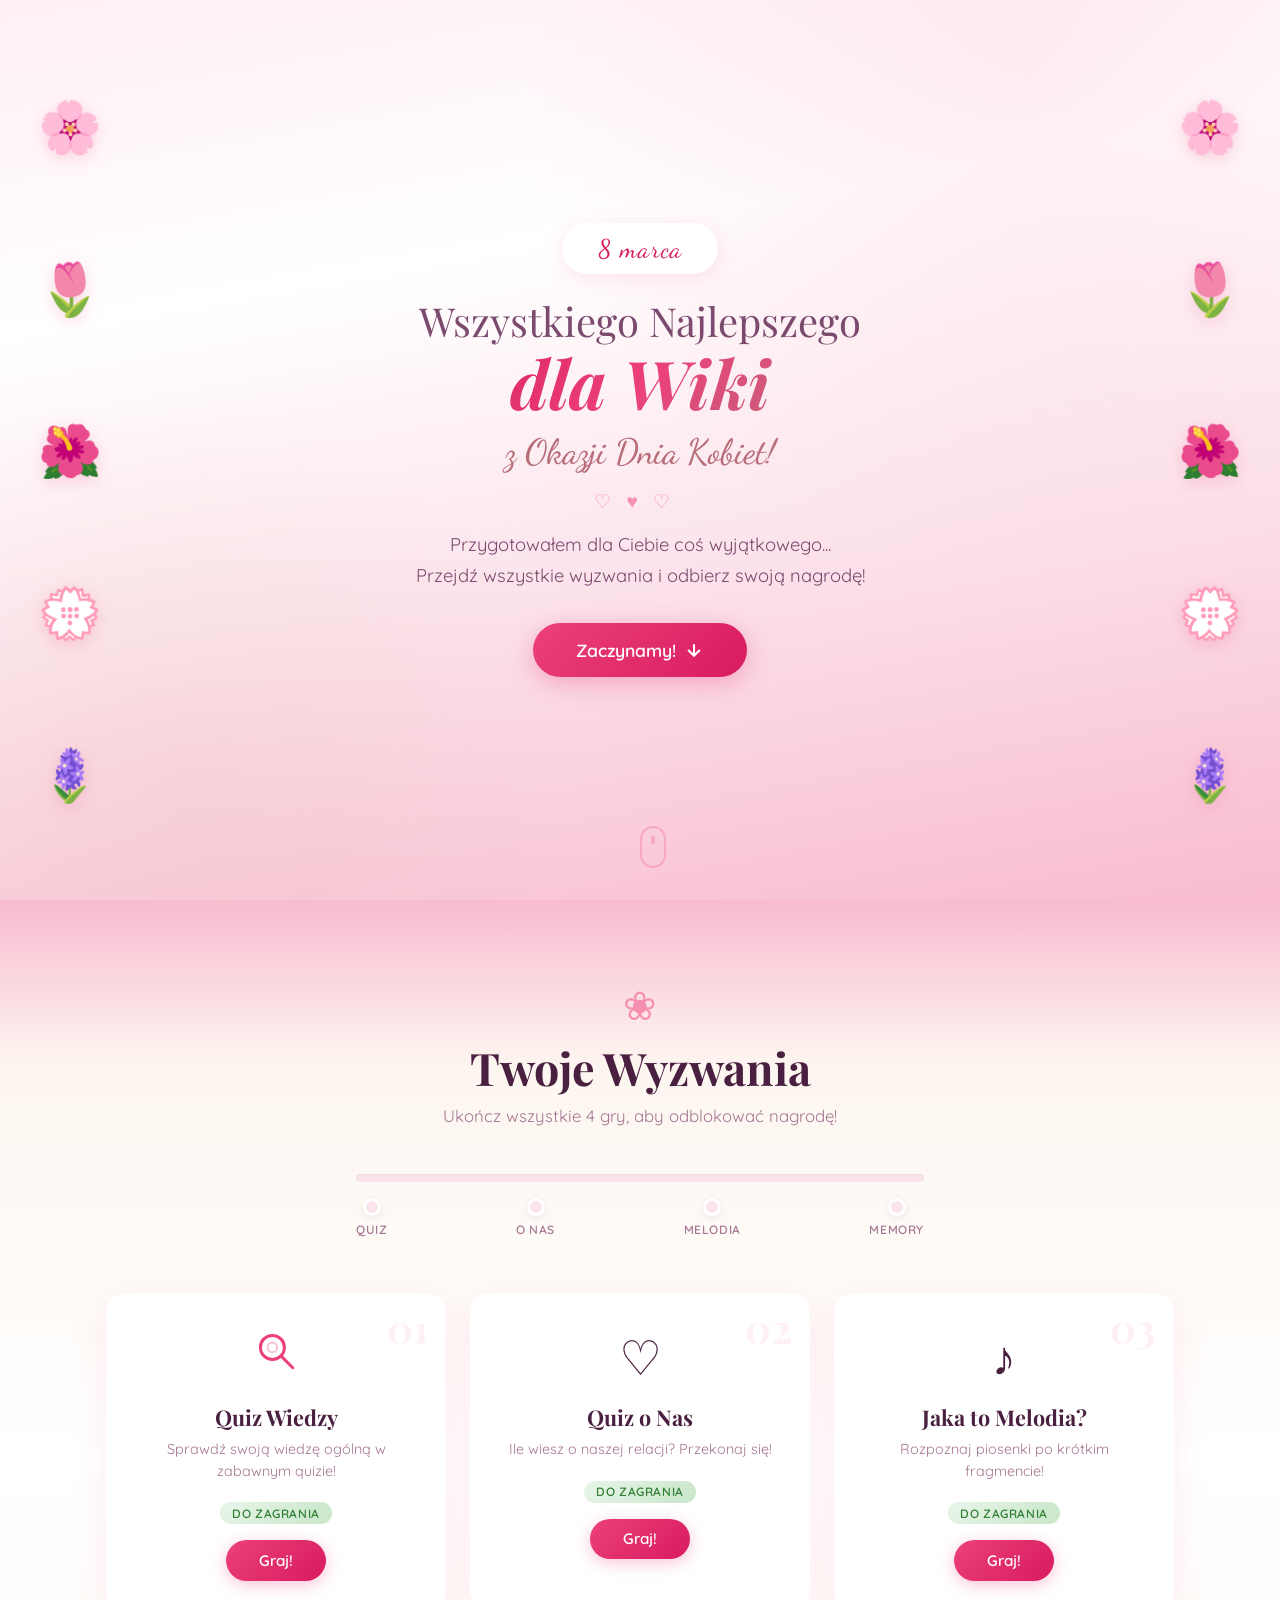
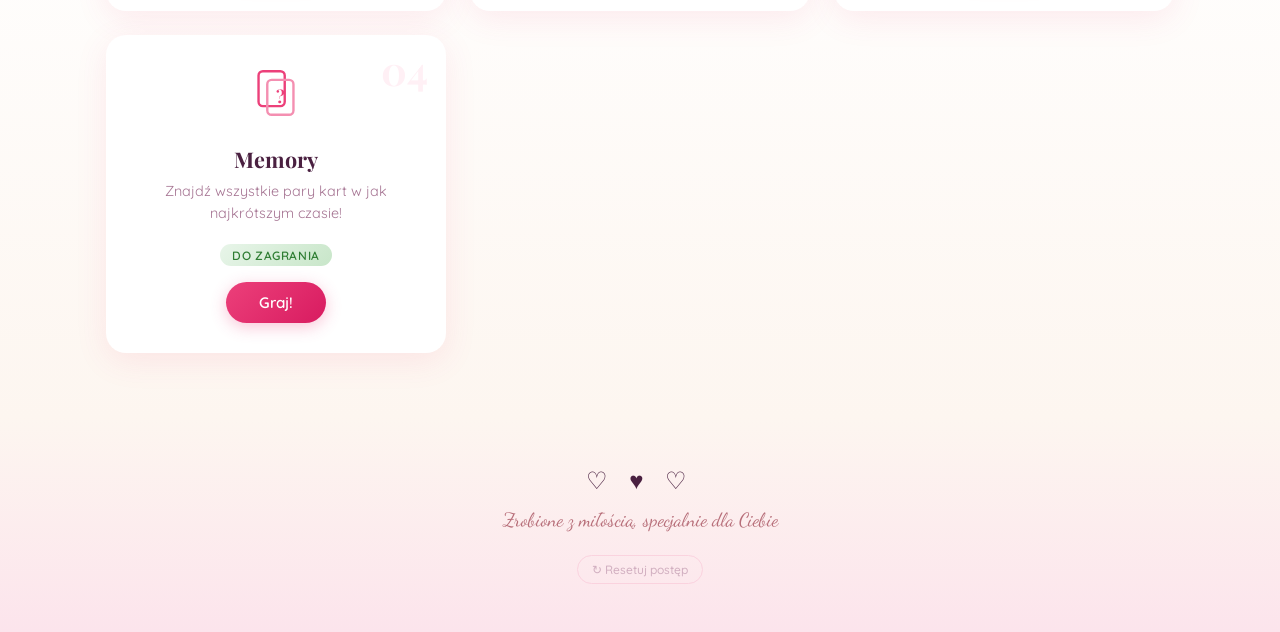
<file: index.html>
<!DOCTYPE html>
<html lang="pl">
<head>
    <meta charset="UTF-8">
    <meta name="viewport" content="width=device-width, initial-scale=1.0">
    <title>Wszystkiego Najlepszego z Okazji Dnia Kobiet! 💐</title>
    <link rel="stylesheet" href="css/style.css">
    <link rel="preconnect" href="https://fonts.googleapis.com">
    <link href="https://fonts.googleapis.com/css2?family=Playfair+Display:ital,wght@0,400;0,700;1,400&family=Quicksand:wght@300;400;500;600;700&family=Dancing+Script:wght@400;500;600;700&display=swap" rel="stylesheet">
</head>
<body>
    <!-- Floating petals background -->
    <div class="petals-container" id="petalsContainer"></div>

    <!-- ===================== HERO SECTION ===================== -->
    <section class="hero">
        <div class="hero-flowers hero-flowers--left">
            <div class="flower flower--1">🌸</div>
            <div class="flower flower--2">🌷</div>
            <div class="flower flower--3">🌺</div>
            <div class="flower flower--4">💮</div>
            <div class="flower flower--5">🪻</div>
        </div>

        <div class="hero-content">
            <div class="hero-badge">8 marca</div>
            <h1 class="hero-title">
                <span class="hero-title__line1">Wszystkiego Najlepszego</span>
                <span class="hero-title__line2">dla <span class="hero-name" id="heroName">Wiki</span></span>
                <span class="hero-title__line3">z Okazji Dnia Kobiet!</span>
            </h1>
            <div class="hero-hearts">
                <span>♡</span><span>♥</span><span>♡</span>
            </div>
            <p class="hero-subtitle">Przygotowałem dla Ciebie coś wyjątkowego... <br>Przejdź wszystkie wyzwania i odbierz swoją nagrodę!</p>
            <a href="#games" class="hero-cta">
                <span>Zaczynamy!</span>
                <svg width="20" height="20" viewBox="0 0 24 24" fill="none" stroke="currentColor" stroke-width="2.5"><path d="M12 5v14M5 12l7 7 7-7"/></svg>
            </a>
        </div>

        <div class="hero-flowers hero-flowers--right">
            <div class="flower flower--6">🌸</div>
            <div class="flower flower--7">🌷</div>
            <div class="flower flower--8">🌺</div>
            <div class="flower flower--9">💮</div>
            <div class="flower flower--10">🪻</div>
        </div>

        <div class="hero-scroll-indicator">
            <div class="mouse">
                <div class="mouse-wheel"></div>
            </div>
        </div>
    </section>

    <!-- ===================== GAMES SECTION ===================== -->
    <section class="games" id="games">
        <div class="games-header">
            <span class="games-header__flower">❀</span>
            <h2 class="games-header__title">Twoje Wyzwania</h2>
            <p class="games-header__subtitle">Ukończ wszystkie 4 gry, aby odblokować nagrodę!</p>
        </div>

        <div class="progress-bar">
            <div class="progress-bar__track">
                <div class="progress-bar__fill" id="progressFill"></div>
            </div>
            <div class="progress-bar__steps">
                <div class="progress-step" data-step="1">
                    <div class="progress-step__dot"></div>
                    <span class="progress-step__label">Quiz</span>
                </div>
                <div class="progress-step" data-step="2">
                    <div class="progress-step__dot"></div>
                    <span class="progress-step__label">O Nas</span>
                </div>
                <div class="progress-step" data-step="3">
                    <div class="progress-step__dot"></div>
                    <span class="progress-step__label">Melodia</span>
                </div>
                <div class="progress-step" data-step="4">
                    <div class="progress-step__dot"></div>
                    <span class="progress-step__label">Memory</span>
                </div>
            </div>
        </div>

        <div class="games-grid">
            <!-- Game 1: Quiz wiedzy ogólnej -->
            <div class="game-card" data-game="1" id="gameCard1">
                <div class="game-card__number">01</div>
                <div class="game-card__icon"><svg class="icon-svg" viewBox="0 0 40 40" width="48" height="48"><circle cx="17" cy="17" r="10" fill="none" stroke="var(--pink-500)" stroke-width="2.5"/><line x1="24.5" y1="24.5" x2="34" y2="34" stroke="var(--pink-500)" stroke-width="2.5" stroke-linecap="round"/><circle cx="17" cy="17" r="4" fill="none" stroke="var(--pink-300)" stroke-width="1.5"/></svg></div>
                <h3 class="game-card__title">Quiz Wiedzy</h3>
                <p class="game-card__desc">Sprawdź swoją wiedzę ogólną w zabawnym quizie!</p>
                <div class="game-card__status">
                    <span class="status-badge status-badge--ready">Do zagrania</span>
                </div>
                <a href="games/quiz.html" class="game-card__btn">Graj!</a>
                <div class="game-card__decoration"></div>
            </div>

            <!-- Game 2: Quiz o nas -->
            <div class="game-card" data-game="2" id="gameCard2">
                <div class="game-card__number">02</div>
                <div class="game-card__icon">♡</div>
                <h3 class="game-card__title">Quiz o Nas</h3>
                <p class="game-card__desc">Ile wiesz o naszej relacji? Przekonaj się!</p>
                <div class="game-card__status">
                    <span class="status-badge status-badge--ready">Do zagrania</span>
                </div>
                <a href="games/quiz-o-nas.html" class="game-card__btn">Graj!</a>
                <div class="game-card__decoration"></div>
            </div>

            <!-- Game 3: Jaka to melodia -->
            <div class="game-card" data-game="3" id="gameCard3">
                <div class="game-card__number">03</div>
                <div class="game-card__icon">♪</div>
                <h3 class="game-card__title">Jaka to Melodia?</h3>
                <p class="game-card__desc">Rozpoznaj piosenki po krótkim fragmencie!</p>
                <div class="game-card__status">
                    <span class="status-badge status-badge--ready">Do zagrania</span>
                </div>
                <a href="games/melodia.html" class="game-card__btn">Graj!</a>
                <div class="game-card__decoration"></div>
            </div>

            <!-- Game 4: Memory -->
            <div class="game-card" data-game="4" id="gameCard4">
                <div class="game-card__number">04</div>
                <div class="game-card__icon"><svg class="icon-svg" viewBox="0 0 40 44" width="44" height="48"><rect x="4" y="2" width="24" height="32" rx="4" fill="none" stroke="var(--pink-500)" stroke-width="2.2"/><rect x="12" y="10" width="24" height="32" rx="4" fill="none" stroke="var(--pink-400)" stroke-width="2.2"/><text x="24" y="31" text-anchor="middle" font-family="Playfair Display,serif" font-size="16" font-weight="700" fill="var(--pink-500)">?</text></svg></div>
                <h3 class="game-card__title">Memory</h3>
                <p class="game-card__desc">Znajdź wszystkie pary kart w jak najkrótszym czasie!</p>
                <div class="game-card__status">
                    <span class="status-badge status-badge--ready">Do zagrania</span>
                </div>
                <a href="games/memory.html" class="game-card__btn">Graj!</a>
                <div class="game-card__decoration"></div>
            </div>
        </div>

        <!-- Prize section (hidden until all games complete) -->
        <div class="prize-section" id="prizeSection">
            <div class="prize-confetti" id="prizeConfetti"></div>
            <div class="prize-content">
                <div class="prize-stars">✧ ★ ✧</div>
                <h2 class="prize-title">Gratulacje!</h2>
                <p class="prize-text">Przeszłaś wszystkie wyzwania! Masz 3 nagrody — zdrap każdą żeby odkryć!</p>

                <div class="prizes-grid">
                    <!-- Nagroda 1 -->
                    <div class="prize-card" id="prizeCard1">
                        <div class="prize-card__label">Nagroda 1</div>
                        <div class="scratch-container">
                            <div class="scratch-reveal" id="reveal1">
                                <img src="images/nagroda1.png" alt="Nagroda 1" class="reveal-img">
                            </div>
                            <canvas class="scratch-canvas" id="canvas1" width="280" height="180"></canvas>
                        </div>
                        <button class="prize-qr-btn" id="qrBtn1" onclick="showQR(1)" style="display:none;">
                            Kliknij aby odebrać ›
                        </button>
                        <div class="prize-qr-popup" id="qrPopup1" style="display:none;">
                            <div class="prize-pickup-info">
                                <p class="prize-pickup-title">Automat DPD Pickup</p>
                                <p class="prize-pickup-address">Czajki 5, 44-122 Gliwice</p>
                                <div class="prize-pickup-code">
                                    <span class="prize-pickup-code__label">Paczka:</span>
                                    <span class="prize-pickup-code__value">1037821745933U</span>
                                </div>
                                <div class="prize-pickup-code">
                                    <span class="prize-pickup-code__label">PIN odbioru:</span>
                                    <span class="prize-pickup-code__value">194808</span>
                                </div>
                            </div>
                        </div>
                    </div>

                    <!-- Nagroda 2 -->
                    <div class="prize-card" id="prizeCard2">
                        <div class="prize-card__label">Nagroda 2</div>
                        <div class="scratch-container">
                            <div class="scratch-reveal" id="reveal2">
                                <img src="images/nagroda2.png" alt="Nagroda 2" class="reveal-img">
                            </div>
                            <canvas class="scratch-canvas" id="canvas2" width="280" height="180"></canvas>
                        </div>
                        <button class="prize-qr-btn" id="qrBtn2" onclick="showQR(2)" style="display:none;">
                            Kliknij aby odebrać ›
                        </button>
                        <div class="prize-qr-popup" id="qrPopup2" style="display:none;">
                            <img src="images/qr2.png" alt="Kod QR nagroda 2" class="prize-qr-img">
                            <div class="prize-pickup-info">
                                <p class="prize-pickup-title">Allegro One Box — AL012SG1</p>
                                <p class="prize-pickup-address">Czajki 5, 44-100 Gliwice</p>
                                <p class="prize-pickup-note">Na lewo od Apteki Dr Max</p>
                                <div class="prize-pickup-code">
                                    <span class="prize-pickup-code__label">Kod odbioru:</span>
                                    <span class="prize-pickup-code__value">493 959</span>
                                </div>
                                <div class="prize-pickup-code">
                                    <span class="prize-pickup-code__label">Nr telefonu:</span>
                                    <span class="prize-pickup-code__value">797 788 847</span>
                                </div>
                            </div>
                        </div>
                    </div>

                    <!-- Nagroda 3 -->
                    <div class="prize-card" id="prizeCard3">
                        <div class="prize-card__label">Nagroda 3</div>
                        <div class="scratch-container">
                            <div class="scratch-reveal" id="reveal3">
                                <img src="images/nagroda3.png" alt="Nagroda 3" class="reveal-img">
                            </div>
                            <canvas class="scratch-canvas" id="canvas3" width="280" height="180"></canvas>
                        </div>
                        <button class="prize-qr-btn" id="qrBtn3" onclick="showQR(3)" style="display:none;">
                            Kliknij aby odebrać ›
                        </button>
                        <div class="prize-qr-popup" id="qrPopup3" style="display:none;">
                            <img src="images/qr3.png" alt="Kod QR nagroda 3" class="prize-qr-img">
                            <div class="prize-pickup-info">
                                <p class="prize-pickup-title">Allegro One Box — AL012SG1</p>
                                <p class="prize-pickup-address">Czajki 5, 44-100 Gliwice</p>
                                <p class="prize-pickup-note">Na lewo od Apteki Dr Max</p>
                                <div class="prize-pickup-code">
                                    <span class="prize-pickup-code__label">Kod odbioru:</span>
                                    <span class="prize-pickup-code__value">493 959</span>
                                </div>
                                <div class="prize-pickup-code">
                                    <span class="prize-pickup-code__label">Nr telefonu:</span>
                                    <span class="prize-pickup-code__value">797 788 847</span>
                                </div>
                            </div>
                        </div>
                    </div>
                </div>

            </div>
        </div>
    </section>

    <!-- ===================== FOOTER ===================== -->
    <footer class="footer">
        <div class="footer-hearts">♡ ♥ ♡</div>
        <p class="footer-text">Zrobione z miłością, specjalnie dla Ciebie</p>
        <button class="reset-btn" id="resetBtn" onclick="resetProgress()">↻ Resetuj postęp</button>
    </footer>

    <script src="js/main.js"></script>
</body>
</html>
</file>
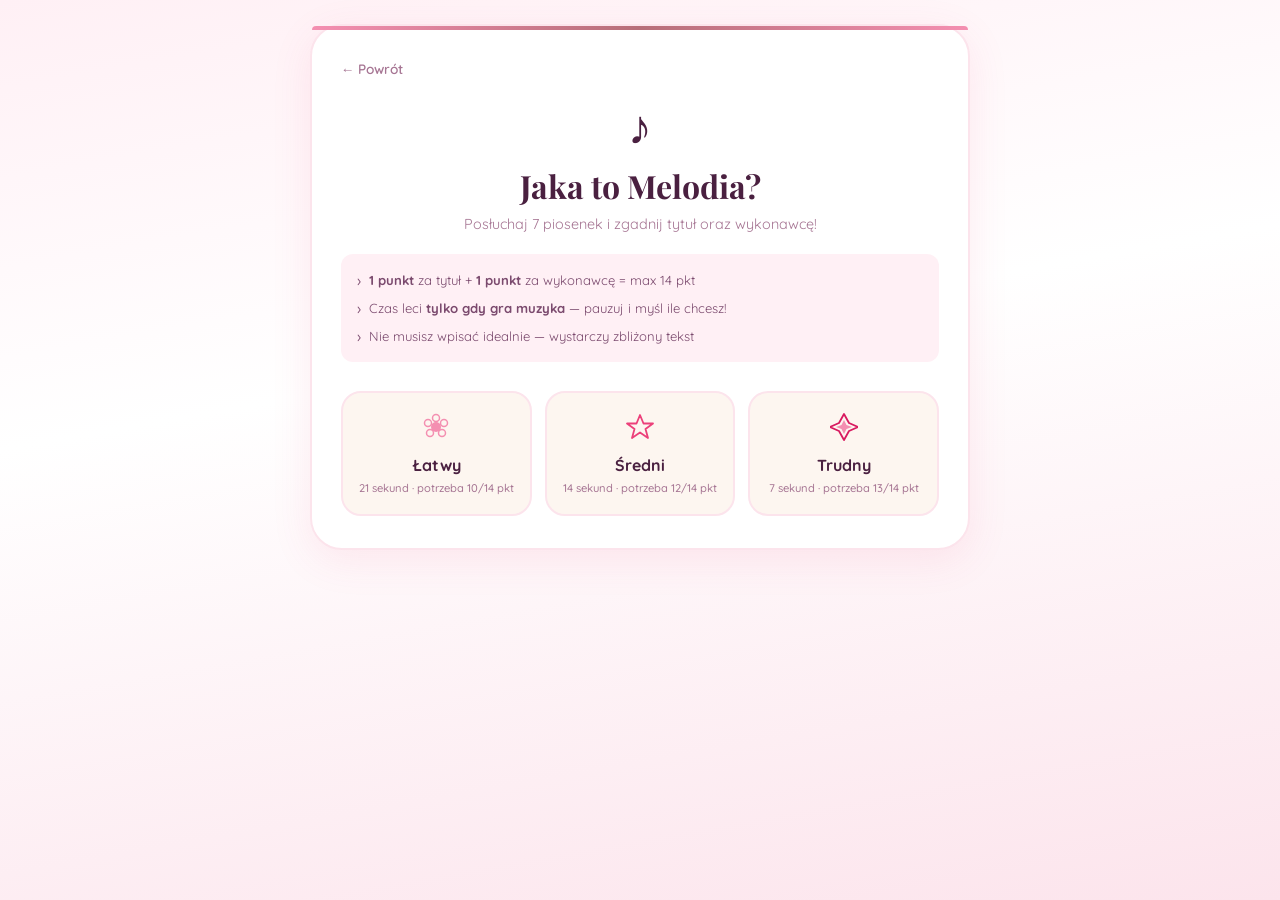
<file: games/melodia.html>
<!DOCTYPE html>
<html lang="pl">
<head>
    <meta charset="UTF-8">
    <meta name="viewport" content="width=device-width, initial-scale=1.0">
    <title>Jaka to Melodia?</title>
    <link rel="stylesheet" href="../css/style.css">
    <link rel="stylesheet" href="../css/melodia.css">
    <link rel="preconnect" href="https://fonts.googleapis.com">
    <link href="https://fonts.googleapis.com/css2?family=Playfair+Display:ital,wght@0,400;0,700;1,400&family=Quicksand:wght@300;400;500;600;700&family=Dancing+Script:wght@400;500;600;700&display=swap" rel="stylesheet">
</head>
<body class="melodia-body">
    <div class="petals-container" id="petalsContainer"></div>

    <!-- ===== DIFFICULTY SELECT ===== -->
    <div class="mel-screen active" id="screenDifficulty">
        <div class="mel-box mel-box--start">
            <a href="../index.html" class="mel-back">← Powrót</a>
            <div class="mel-start-icon">♪</div>
            <h1 class="mel-start-title">Jaka to Melodia?</h1>
            <p class="mel-start-desc">
                Posłuchaj 7 piosenek i zgadnij tytuł oraz wykonawcę!
            </p>
            <div class="mel-rules">
                <div class="mel-rule">
                    <span class="mel-rule__icon">›</span>
                    <span class="mel-rule__text"><strong>1 punkt</strong> za tytuł + <strong>1 punkt</strong> za wykonawcę = max 14 pkt</span>
                </div>
                <div class="mel-rule">
                    <span class="mel-rule__icon">›</span>
                    <span class="mel-rule__text">Czas leci <strong>tylko gdy gra muzyka</strong> — pauzuj i myśl ile chcesz!</span>
                </div>
                <div class="mel-rule">
                    <span class="mel-rule__icon">›</span>
                    <span class="mel-rule__text">Nie musisz wpisać idealnie — wystarczy zbliżony tekst</span>
                </div>
            </div>
            <div class="mel-diff-grid">
                <button class="mel-diff-card" onclick="startMelodia('easy')">
                    <span class="mel-diff-card__emoji"><svg viewBox="0 0 28 28" width="28" height="28"><circle cx="14" cy="14" r="5" fill="var(--pink-400)"/><circle cx="14" cy="5" r="3.5" fill="none" stroke="var(--pink-400)" stroke-width="1.5"/><circle cx="22" cy="10" r="3.5" fill="none" stroke="var(--pink-400)" stroke-width="1.5"/><circle cx="20" cy="20" r="3.5" fill="none" stroke="var(--pink-400)" stroke-width="1.5"/><circle cx="8" cy="20" r="3.5" fill="none" stroke="var(--pink-400)" stroke-width="1.5"/><circle cx="6" cy="10" r="3.5" fill="none" stroke="var(--pink-400)" stroke-width="1.5"/></svg></span>
                    <span class="mel-diff-card__name">Łatwy</span>
                    <span class="mel-diff-card__desc">21 sekund · potrzeba 10/14 pkt</span>
                </button>
                <button class="mel-diff-card" onclick="startMelodia('medium')">
                    <span class="mel-diff-card__emoji"><svg viewBox="0 0 28 28" width="28" height="28"><polygon points="14,2 17.5,10.5 27,10.5 19.5,16 22,25 14,19.5 6,25 8.5,16 1,10.5 10.5,10.5" fill="none" stroke="var(--pink-500)" stroke-width="1.8" stroke-linejoin="round"/></svg></span>
                    <span class="mel-diff-card__name">Średni</span>
                    <span class="mel-diff-card__desc">14 sekund · potrzeba 12/14 pkt</span>
                </button>
                <button class="mel-diff-card" onclick="startMelodia('hard')">
                    <span class="mel-diff-card__emoji"><svg viewBox="0 0 28 28" width="28" height="28"><polygon points="14,1 19,10 28,14 19,18 14,27 9,18 0,14 9,10" fill="none" stroke="var(--pink-600)" stroke-width="1.8" stroke-linejoin="round"/><polygon points="14,7 16.5,12 22,14 16.5,16 14,21 11.5,16 6,14 11.5,12" fill="var(--pink-400)" stroke="none"/></svg></span>
                    <span class="mel-diff-card__name">Trudny</span>
                    <span class="mel-diff-card__desc">7 sekund · potrzeba 13/14 pkt</span>
                </button>
            </div>
        </div>
    </div>

    <!-- ===== GAME SCREEN ===== -->
    <div class="mel-screen" id="screenGame">
        <div class="mel-box">
            <div class="mel-timer-bar">
                <div class="mel-timer-bar__fill" id="timerBarFill"></div>
            </div>
            <div class="mel-timer-row">
                <span class="mel-timer-row__label" id="timerLabel">⏸️ Czas zatrzymany</span>
                <span class="mel-timer-row__value" id="timerValue">40s</span>
                <span class="mel-timer-row__score">Punkty: <strong id="scoreValue">0</strong>/14</span>
            </div>

            <!-- Song slots -->
            <div class="mel-songs" id="songsContainer"></div>

            <!-- Player area -->
            <div class="mel-player" id="playerArea" style="display:none;">
                <div class="mel-player__top">
                    <span class="mel-player__label" id="playerLabel">Piosenka 1</span>
                    <span class="mel-player__hint">Użyj przycisku powyżej żeby włączyć / zatrzymać muzykę</span>
                </div>
                <div class="mel-yt-wrapper" id="ytWrapper">
                    <div class="mel-yt-cover" id="ytCover" onclick="togglePlay()">
                        <span class="mel-yt-cover__icon" id="coverIcon">▶️</span>
                        <span class="mel-yt-cover__text" id="coverText">Kliknij żeby odtworzyć</span>
                    </div>
                    <!-- iframe injected by JS -->
                </div>
                <div class="mel-inputs">
                    <div class="mel-input-row">
                        <label class="mel-label">Tytuł</label>
                        <input type="text" class="mel-input" id="inputTitle" placeholder="np. Bad Habits" autocomplete="off">
                    </div>
                    <div class="mel-input-row">
                        <label class="mel-label">Wykonawca</label>
                        <input type="text" class="mel-input" id="inputArtist" placeholder="np. Ed Sheeran" autocomplete="off">
                    </div>
                </div>
                <div class="mel-actions">
                    <button class="mel-btn-primary" onclick="submitAnswer()">✓ Zatwierdź</button>
                    <button class="mel-btn-secondary" onclick="skipSong()">→ Pomiń</button>
                    <button class="mel-btn-end" id="endGameBtn" onclick="endGame()" style="display:none;">■ Zakończ grę</button>
                </div>
            </div>

            <!-- Confirm dialog -->
            <div class="mel-confirm" id="confirmDialog" style="display:none;">
                <p class="mel-confirm__text" id="confirmText"></p>
                <div class="mel-confirm__btns">
                    <button class="mel-btn-primary" onclick="confirmYes()">Tak, o to chodziło!</button>
                    <button class="mel-btn-secondary" onclick="confirmNo()">Nie, to nie to</button>
                </div>
            </div>
        </div>
    </div>

    <!-- ===== RESULTS ===== -->
    <div class="mel-screen" id="screenResults">
        <div class="mel-box mel-box--results">
            <div class="mel-results-icon" id="melResultsIcon">★</div>
            <h2 class="mel-results-title" id="melResultsTitle">Brawo!</h2>
            <p class="mel-results-sub" id="melResultsSub"></p>
            <div class="mel-results-big">
                <span class="mel-results-big__num" id="melFinalScore">0</span>
                <span class="mel-results-big__label">/ 14 punktów</span>
            </div>
            <div class="mel-results-list" id="resultsSongsList"></div>
            <div class="mel-results-btns">
                <button class="mel-btn-primary" onclick="restartMelodia()">Zagraj ponownie</button>
                <a href="../index.html" class="mel-btn-secondary">Wróć do menu</a>
            </div>
        </div>
    </div>

    <script src="../js/melodia-songs.js"></script>
    <script src="../js/melodia.js"></script>
    <script>
        // Petals
        const ctr = document.getElementById('petalsContainer');
        const emj = ['🌸','🌷','💮','🪻','🌺'];
        setInterval(() => {
            const p = document.createElement('span');
            p.classList.add('petal');
            p.textContent = emj[Math.floor(Math.random()*emj.length)];
            p.style.left = Math.random()*100+'%';
            p.style.animationDuration = (8+Math.random()*10)+'s';
            p.style.fontSize = (0.7+Math.random()*0.8)+'rem';
            ctr.appendChild(p);
            setTimeout(()=>p.remove(), 18000);
        }, 3000);
    </script>
</body>
</html>
</file>
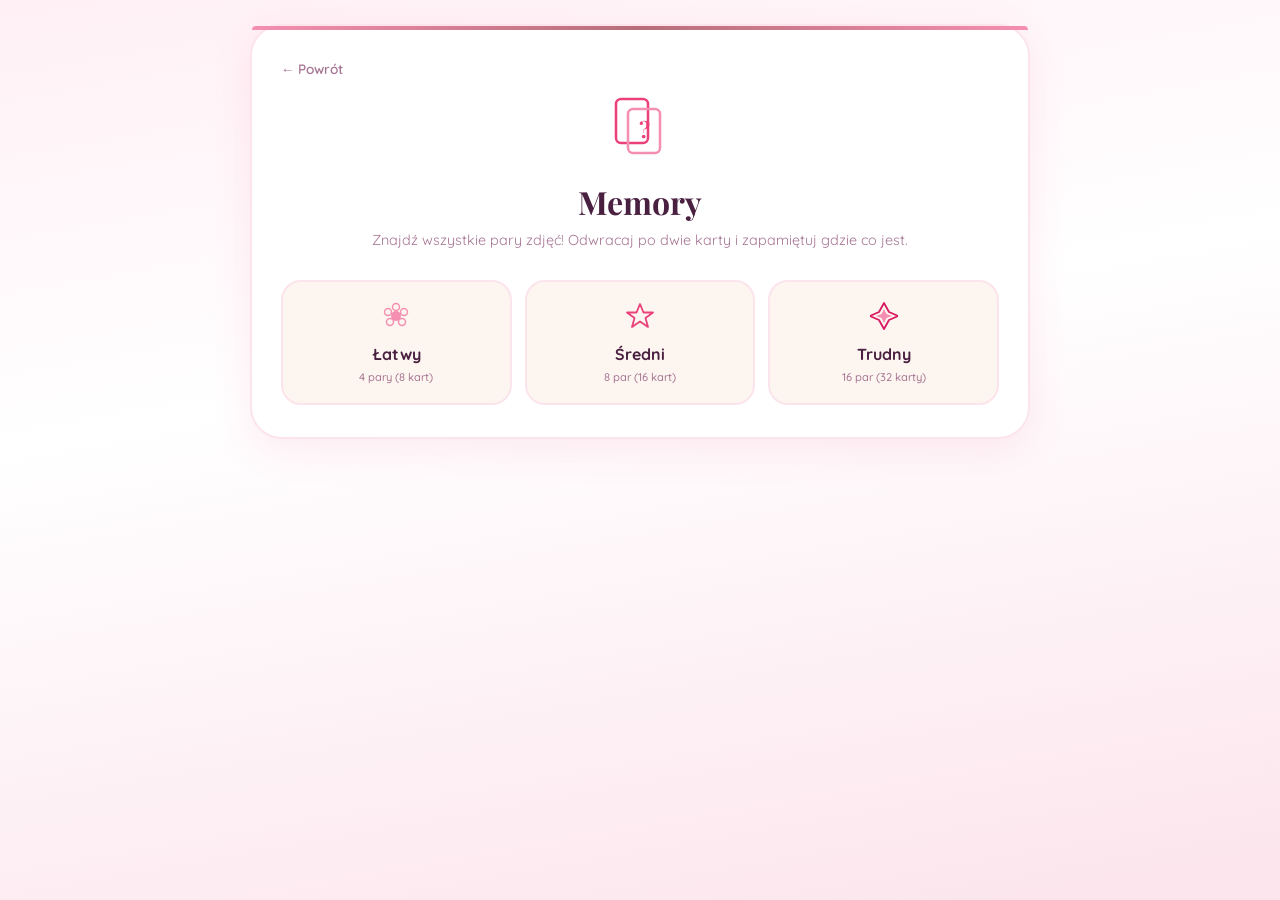
<file: games/memory.html>
<!DOCTYPE html>
<html lang="pl">
<head>
    <meta charset="UTF-8">
    <meta name="viewport" content="width=device-width, initial-scale=1.0">
    <title>Memory</title>
    <link rel="stylesheet" href="../css/style.css">
    <link rel="stylesheet" href="../css/memory.css">
    <link rel="preconnect" href="https://fonts.googleapis.com">
    <link href="https://fonts.googleapis.com/css2?family=Playfair+Display:ital,wght@0,400;0,700;1,400&family=Quicksand:wght@300;400;500;600;700&family=Dancing+Script:wght@400;500;600;700&display=swap" rel="stylesheet">
</head>
<body class="memory-body">
    <div class="petals-container" id="petalsContainer"></div>

    <!-- ===== DIFFICULTY SELECT ===== -->
    <div class="mem-screen active" id="screenDifficulty">
        <div class="mem-box mem-box--start">
            <a href="../index.html" class="mem-back">← Powrót</a>
            <div class="mem-start-icon"><svg viewBox="0 0 60 64" width="60" height="64"><rect x="6" y="3" width="32" height="44" rx="5" fill="none" stroke="var(--pink-500)" stroke-width="2.5"/><rect x="18" y="13" width="32" height="44" rx="5" fill="none" stroke="var(--pink-400)" stroke-width="2.5"/><text x="34" y="42" text-anchor="middle" font-family="Playfair Display,serif" font-size="22" font-weight="700" fill="var(--pink-500)">?</text></svg></div>
            <h1 class="mem-start-title">Memory</h1>
            <p class="mem-start-desc">Znajdź wszystkie pary zdjęć! Odwracaj po dwie karty i zapamiętuj gdzie co jest.</p>
            <div class="mem-diff-grid">
                <button class="mem-diff-card" onclick="startMemory('easy')">
                    <span class="mem-diff-card__emoji"><svg viewBox="0 0 28 28" width="28" height="28"><circle cx="14" cy="14" r="5" fill="var(--pink-400)"/><circle cx="14" cy="5" r="3.5" fill="none" stroke="var(--pink-400)" stroke-width="1.5"/><circle cx="22" cy="10" r="3.5" fill="none" stroke="var(--pink-400)" stroke-width="1.5"/><circle cx="20" cy="20" r="3.5" fill="none" stroke="var(--pink-400)" stroke-width="1.5"/><circle cx="8" cy="20" r="3.5" fill="none" stroke="var(--pink-400)" stroke-width="1.5"/><circle cx="6" cy="10" r="3.5" fill="none" stroke="var(--pink-400)" stroke-width="1.5"/></svg></span>
                    <span class="mem-diff-card__name">Łatwy</span>
                    <span class="mem-diff-card__desc">4 pary (8 kart)</span>
                </button>
                <button class="mem-diff-card" onclick="startMemory('medium')">
                    <span class="mem-diff-card__emoji"><svg viewBox="0 0 28 28" width="28" height="28"><polygon points="14,2 17.5,10.5 27,10.5 19.5,16 22,25 14,19.5 6,25 8.5,16 1,10.5 10.5,10.5" fill="none" stroke="var(--pink-500)" stroke-width="1.8" stroke-linejoin="round"/></svg></span>
                    <span class="mem-diff-card__name">Średni</span>
                    <span class="mem-diff-card__desc">8 par (16 kart)</span>
                </button>
                <button class="mem-diff-card" onclick="startMemory('hard')">
                    <span class="mem-diff-card__emoji"><svg viewBox="0 0 28 28" width="28" height="28"><polygon points="14,1 19,10 28,14 19,18 14,27 9,18 0,14 9,10" fill="none" stroke="var(--pink-600)" stroke-width="1.8" stroke-linejoin="round"/><polygon points="14,7 16.5,12 22,14 16.5,16 14,21 11.5,16 6,14 11.5,12" fill="var(--pink-400)" stroke="none"/></svg></span>
                    <span class="mem-diff-card__name">Trudny</span>
                    <span class="mem-diff-card__desc">16 par (32 karty)</span>
                </button>
            </div>
        </div>
    </div>

    <!-- ===== GAME SCREEN ===== -->
    <div class="mem-screen" id="screenGame">
        <div class="mem-box mem-box--game">
            <div class="mem-hud">
                <div class="mem-hud__item">
                    <span class="mem-hud__label">Pary</span>
                    <span class="mem-hud__value" id="pairsFound">0 / 4</span>
                </div>
                <div class="mem-hud__item">
                    <span class="mem-hud__label">Ruchy</span>
                    <span class="mem-hud__value" id="movesCount">0</span>
                </div>
                <div class="mem-hud__item">
                    <span class="mem-hud__label">Czas</span>
                    <span class="mem-hud__value" id="timerDisplay">0:00</span>
                </div>
            </div>
            <div class="mem-grid" id="memoryGrid">
                <!-- cards injected by JS -->
            </div>
        </div>
    </div>

    <!-- ===== RESULTS ===== -->
    <div class="mem-screen" id="screenResults">
        <div class="mem-box mem-box--results">
            <div class="mem-results-icon">★</div>
            <h2 class="mem-results-title">Brawo!</h2>
            <p class="mem-results-sub" id="memResultsSub"></p>
            <div class="mem-results-stats">
                <div class="mem-stat">
                    <span class="mem-stat__icon">◆</span>
                    <span class="mem-stat__value" id="statPairs">0</span>
                    <span class="mem-stat__label">Par</span>
                </div>
                <div class="mem-stat">
                    <span class="mem-stat__icon">↑</span>
                    <span class="mem-stat__value" id="statMoves">0</span>
                    <span class="mem-stat__label">Ruchów</span>
                </div>
                <div class="mem-stat">
                    <span class="mem-stat__icon">◷</span>
                    <span class="mem-stat__value" id="statTime">0:00</span>
                    <span class="mem-stat__label">Czas</span>
                </div>
            </div>
            <div class="mem-results-btns">
                <button class="mem-btn-primary" onclick="restartMemory()">Zagraj ponownie</button>
                <a href="../index.html" class="mem-btn-secondary">Wróć do menu</a>
            </div>
        </div>
    </div>

    <script src="../js/memory.js"></script>
    <script>
        // Petals
        const ctr = document.getElementById('petalsContainer');
        const emj = ['🌸','🌷','💮','🪻','🌺'];
        setInterval(() => {
            const p = document.createElement('span');
            p.classList.add('petal');
            p.textContent = emj[Math.floor(Math.random()*emj.length)];
            p.style.left = Math.random()*100+'%';
            p.style.animationDuration = (8+Math.random()*10)+'s';
            p.style.fontSize = (0.7+Math.random()*0.8)+'rem';
            ctr.appendChild(p);
            setTimeout(()=>p.remove(), 18000);
        }, 3000);
    </script>
</body>
</html>
</file>
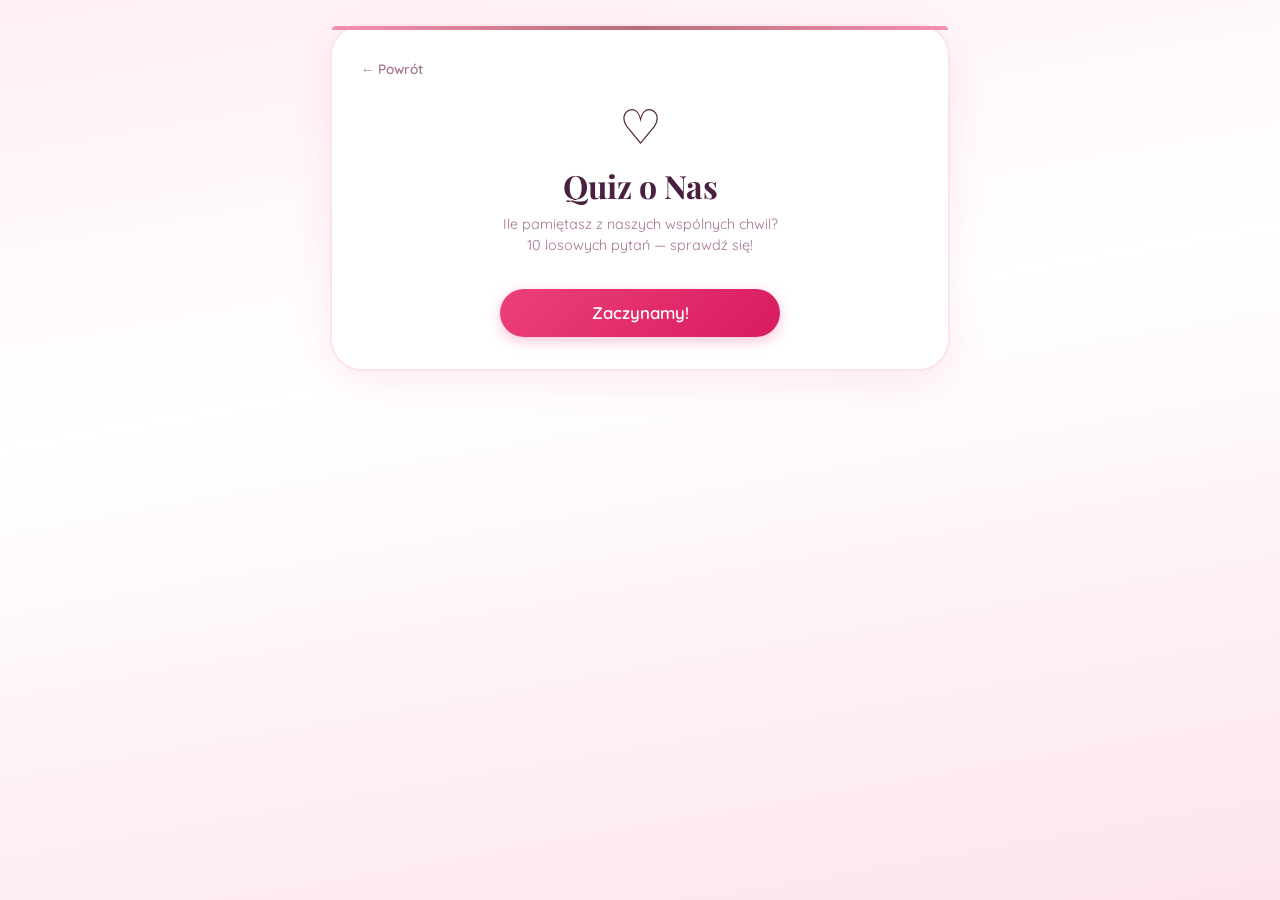
<file: games/quiz-o-nas.html>
<!DOCTYPE html>
<html lang="pl">
<head>
    <meta charset="UTF-8">
    <meta name="viewport" content="width=device-width, initial-scale=1.0">
    <title>Quiz o Nas</title>
    <link rel="stylesheet" href="../css/style.css">
    <link rel="stylesheet" href="../css/quiz-o-nas.css">
    <link rel="preconnect" href="https://fonts.googleapis.com">
    <link href="https://fonts.googleapis.com/css2?family=Playfair+Display:ital,wght@0,400;0,700;1,400&family=Quicksand:wght@300;400;500;600;700&family=Dancing+Script:wght@400;500;600;700&display=swap" rel="stylesheet">
</head>
<body class="qon-body">
    <div class="petals-container" id="petalsContainer"></div>

    <!-- ===== START ===== -->
    <div class="qon-screen active" id="screenStart">
        <div class="qon-box qon-box--start">
            <a href="../index.html" class="qon-back">← Powrót</a>
            <div class="qon-start-icon">♡</div>
            <h1 class="qon-start-title">Quiz o Nas</h1>
            <p class="qon-start-desc">Ile pamiętasz z naszych wspólnych chwil?<br>10 losowych pytań — sprawdź się!</p>
            <button class="qon-btn-primary qon-btn-big" onclick="startQuizONas()">Zaczynamy!</button>
        </div>
    </div>

    <!-- ===== GAME ===== -->
    <div class="qon-screen" id="screenQuiz">
        <div class="qon-box">
            <div class="qon-hud">
                <span class="qon-hud__q" id="qCounter">1 / 10</span>
                <span class="qon-hud__score">♡ <span id="qScore">0</span></span>
            </div>
            <div class="qon-progress">
                <div class="qon-progress__fill" id="qProgressFill"></div>
            </div>
            <h2 class="qon-question" id="qText"></h2>
            <div class="qon-answers" id="qAnswers"></div>
            <div class="qon-feedback" id="qFeedback"></div>
        </div>
    </div>

    <!-- ===== RESULTS ===== -->
    <div class="qon-screen" id="screenResults">
        <div class="qon-box qon-box--results">
            <div class="qon-results-icon" id="rIcon">♡</div>
            <h2 class="qon-results-title" id="rTitle">Wow!</h2>
            <p class="qon-results-sub" id="rSub"></p>
            <div class="qon-results-big">
                <span class="qon-results-big__num" id="rScore">0</span>
                <span class="qon-results-big__label">/ 10</span>
            </div>
            <div class="qon-results-btns">
                <button class="qon-btn-primary" onclick="restartQuizONas()">Zagraj ponownie</button>
                <a href="../index.html" class="qon-btn-secondary">Wróć do menu</a>
            </div>
        </div>
    </div>

    <script src="../js/quiz-o-nas.js"></script>
    <script>
        const ctr = document.getElementById('petalsContainer');
        const emj = ['❋','✾','❁','✿','❀'];
        setInterval(() => {
            const p = document.createElement('span');
            p.classList.add('petal');
            p.textContent = emj[Math.floor(Math.random()*emj.length)];
            p.style.left = Math.random()*100+'%';
            p.style.animationDuration = (8+Math.random()*10)+'s';
            p.style.fontSize = (0.7+Math.random()*0.8)+'rem';
            ctr.appendChild(p);
            setTimeout(()=>p.remove(), 18000);
        }, 3000);
    </script>
</body>
</html>
</file>
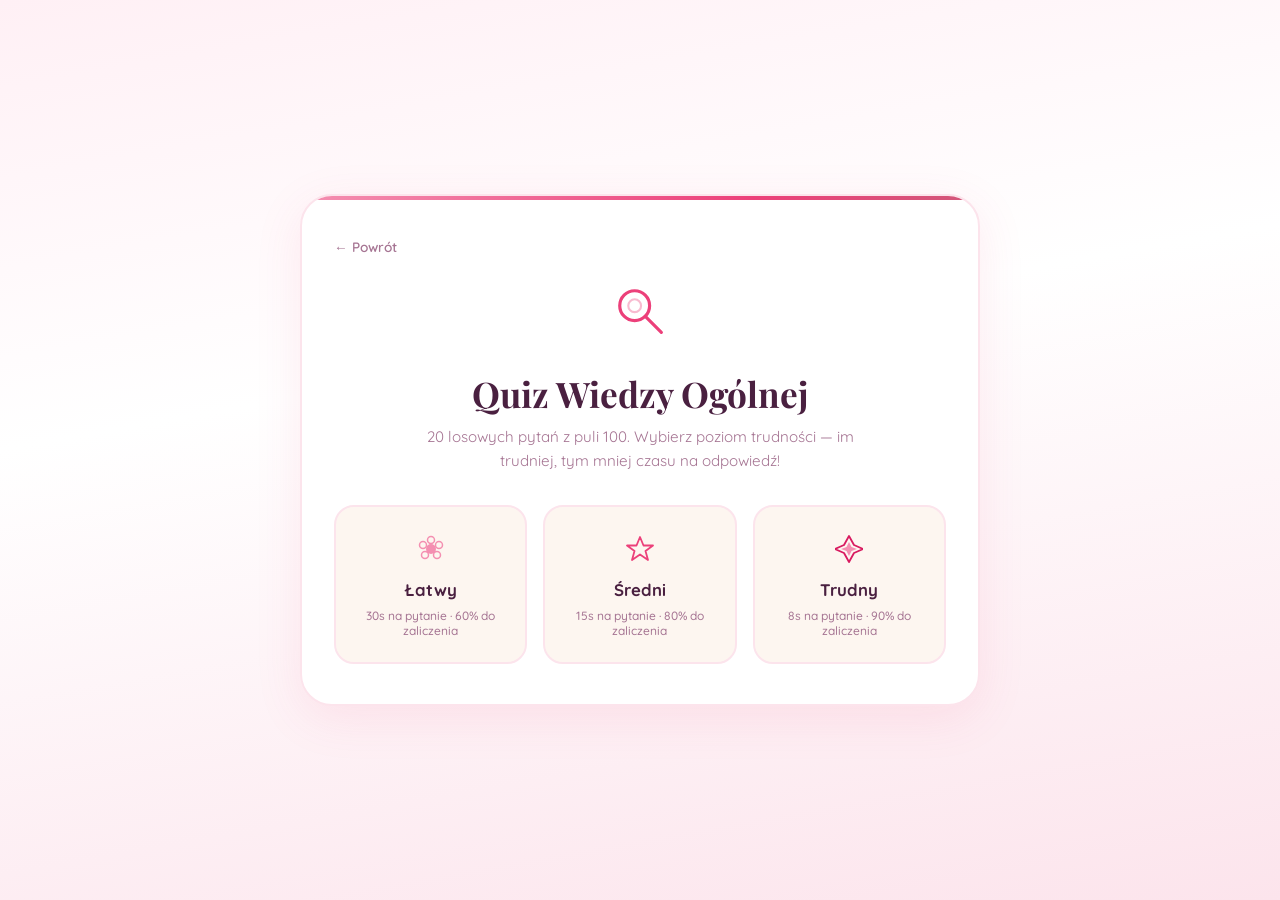
<file: games/quiz.html>
<!DOCTYPE html>
<html lang="pl">
<head>
    <meta charset="UTF-8">
    <meta name="viewport" content="width=device-width, initial-scale=1.0">
    <title>Quiz Wiedzy Ogólnej</title>
    <link rel="stylesheet" href="../css/style.css">
    <link rel="stylesheet" href="../css/quiz.css">
    <link rel="preconnect" href="https://fonts.googleapis.com">
    <link href="https://fonts.googleapis.com/css2?family=Playfair+Display:ital,wght@0,400;0,700;1,400&family=Quicksand:wght@300;400;500;600;700&family=Dancing+Script:wght@400;500;600;700&display=swap" rel="stylesheet">
</head>
<body class="quiz-body">
    <div class="petals-container" id="petalsContainer"></div>

    <!-- DIFFICULTY SELECT SCREEN -->
    <div class="quiz-screen active" id="screenDifficulty">
        <div class="quiz-box quiz-box--start">
            <a href="../index.html" class="quiz-back">← Powrót</a>
            <div class="quiz-start-icon"><svg viewBox="0 0 60 60" width="64" height="64"><circle cx="25" cy="25" r="14" fill="none" stroke="var(--pink-500)" stroke-width="3"/><line x1="35" y1="35" x2="50" y2="50" stroke="var(--pink-500)" stroke-width="3" stroke-linecap="round"/><circle cx="25" cy="25" r="6" fill="none" stroke="var(--pink-300)" stroke-width="2"/></svg></div>
            <h1 class="quiz-start-title">Quiz Wiedzy Ogólnej</h1>
            <p class="quiz-start-desc">20 losowych pytań z puli 100. Wybierz poziom trudności — im trudniej, tym mniej czasu na odpowiedź!</p>

            <div class="difficulty-cards">
                <button class="diff-card" data-diff="easy" onclick="startQuiz('easy')">
                    <span class="diff-card__emoji"><svg viewBox="0 0 28 28" width="28" height="28"><circle cx="14" cy="14" r="5" fill="var(--pink-400)"/><circle cx="14" cy="5" r="3.5" fill="none" stroke="var(--pink-400)" stroke-width="1.5"/><circle cx="22" cy="10" r="3.5" fill="none" stroke="var(--pink-400)" stroke-width="1.5"/><circle cx="20" cy="20" r="3.5" fill="none" stroke="var(--pink-400)" stroke-width="1.5"/><circle cx="8" cy="20" r="3.5" fill="none" stroke="var(--pink-400)" stroke-width="1.5"/><circle cx="6" cy="10" r="3.5" fill="none" stroke="var(--pink-400)" stroke-width="1.5"/></svg></span>
                    <span class="diff-card__name">Łatwy</span>
                    <span class="diff-card__time">30s na pytanie · 60% do zaliczenia</span>
                </button>
                <button class="diff-card" data-diff="medium" onclick="startQuiz('medium')">
                    <span class="diff-card__emoji"><svg viewBox="0 0 28 28" width="28" height="28"><polygon points="14,2 17.5,10.5 27,10.5 19.5,16 22,25 14,19.5 6,25 8.5,16 1,10.5 10.5,10.5" fill="none" stroke="var(--pink-500)" stroke-width="1.8" stroke-linejoin="round"/></svg></span>
                    <span class="diff-card__name">Średni</span>
                    <span class="diff-card__time">15s na pytanie · 80% do zaliczenia</span>
                </button>
                <button class="diff-card" data-diff="hard" onclick="startQuiz('hard')">
                    <span class="diff-card__emoji"><svg viewBox="0 0 28 28" width="28" height="28"><polygon points="14,1 19,10 28,14 19,18 14,27 9,18 0,14 9,10" fill="none" stroke="var(--pink-600)" stroke-width="1.8" stroke-linejoin="round"/><polygon points="14,7 16.5,12 22,14 16.5,16 14,21 11.5,16 6,14 11.5,12" fill="var(--pink-400)" stroke="none"/></svg></span>
                    <span class="diff-card__name">Trudny</span>
                    <span class="diff-card__time">8s na pytanie · 90% do zaliczenia</span>
                </button>
            </div>
        </div>
    </div>

    <!-- QUIZ GAME SCREEN -->
    <div class="quiz-screen" id="screenQuiz">
        <div class="quiz-box">
            <div class="quiz-hud">
                <div class="quiz-hud__left">
                    <span class="quiz-hud__label">Pytanie</span>
                    <span class="quiz-hud__value" id="questionCounter">1 / 20</span>
                </div>
                <div class="quiz-hud__center">
                    <div class="timer-ring" id="timerRing">
                        <svg viewBox="0 0 80 80">
                            <circle class="timer-ring__bg" cx="40" cy="40" r="35"/>
                            <circle class="timer-ring__fill" cx="40" cy="40" r="35" id="timerCircle"/>
                        </svg>
                        <span class="timer-ring__text" id="timerText">30</span>
                    </div>
                </div>
                <div class="quiz-hud__right">
                    <span class="quiz-hud__label">Wynik</span>
                    <span class="quiz-hud__value" id="scoreDisplay">0</span>
                </div>
            </div>

            <div class="quiz-progress-mini">
                <div class="quiz-progress-mini__fill" id="quizProgressFill"></div>
            </div>

            <div class="quiz-question-area">
                <div class="quiz-category" id="questionCategory">Geografia</div>
                <h2 class="quiz-question" id="questionText">Pytanie...</h2>
            </div>

            <div class="quiz-answers" id="answersContainer">
                <!-- answers injected by JS -->
            </div>

            <div class="quiz-fun-fact" id="funFact"></div>
        </div>
    </div>

    <!-- RESULTS SCREEN -->
    <div class="quiz-screen" id="screenResults">
        <div class="quiz-box quiz-box--results">
            <div class="results-icon" id="resultsIcon">★</div>
            <h2 class="results-title" id="resultsTitle">Świetnie!</h2>
            <p class="results-subtitle" id="resultsSubtitle">Oto Twój wynik:</p>

            <div class="results-score-ring">
                <svg viewBox="0 0 120 120">
                    <circle class="results-ring__bg" cx="60" cy="60" r="52"/>
                    <circle class="results-ring__fill" cx="60" cy="60" r="52" id="resultsRingFill"/>
                </svg>
                <div class="results-ring__text">
                    <span class="results-ring__number" id="resultsNumber">0</span>
                    <span class="results-ring__total">/ 20</span>
                </div>
            </div>

            <div class="results-stats">
                <div class="results-stat">
                    <span class="results-stat__icon">✓</span>
                    <span class="results-stat__value" id="statCorrect">0</span>
                    <span class="results-stat__label">Poprawne</span>
                </div>
                <div class="results-stat">
                    <span class="results-stat__icon">✗</span>
                    <span class="results-stat__value" id="statWrong">0</span>
                    <span class="results-stat__label">Błędne</span>
                </div>
                <div class="results-stat">
                    <span class="results-stat__icon">◷</span>
                    <span class="results-stat__value" id="statTime">0s</span>
                    <span class="results-stat__label">Czas</span>
                </div>
            </div>

            <div class="results-buttons">
                <button class="btn-primary" onclick="restartQuiz()">Zagraj ponownie</button>
                <a href="../index.html" class="btn-secondary" id="backToMain">Wróć do menu</a>
            </div>
        </div>
    </div>

    <script src="../js/quiz-questions.js"></script>
    <script src="../js/quiz.js"></script>
    <script>
        // Mini petal effect
        const container = document.getElementById('petalsContainer');
        const petalEmojis = ['🌸','🌷','💮','🪻','🌺'];
        setInterval(() => {
            const p = document.createElement('span');
            p.classList.add('petal');
            p.textContent = petalEmojis[Math.floor(Math.random()*petalEmojis.length)];
            p.style.left = Math.random()*100+'%';
            p.style.animationDuration = (8+Math.random()*10)+'s';
            p.style.fontSize = (0.7+Math.random()*0.8)+'rem';
            container.appendChild(p);
            setTimeout(()=>p.remove(), 18000);
        }, 3000);
    </script>
</body>
</html>
</file>
<file: css/style.css>
/* =============================================
   WOMEN'S DAY - MAIN STYLES
   Color palette: Pinks, roses, cream, gold
   ============================================= */

/* --- CSS Variables --- */
:root {
    --pink-100: #fff0f5;
    --pink-200: #fce4ec;
    --pink-300: #f8bbd0;
    --pink-400: #f48fb1;
    --pink-500: #ec407a;
    --pink-600: #d81b60;
    --pink-700: #ad1457;
    --rose-gold: #b76e79;
    --gold: #d4a574;
    --gold-light: #f5e6d3;
    --cream: #fdf6f0;
    --white: #ffffff;
    --text-dark: #4a2040;
    --text-medium: #7b4a6e;
    --text-light: #a67593;

    --font-display: 'Playfair Display', Georgia, serif;
    --font-body: 'Quicksand', 'Segoe UI', sans-serif;
    --font-script: 'Dancing Script', cursive;

    --shadow-soft: 0 4px 20px rgba(236, 64, 122, 0.12);
    --shadow-card: 0 8px 32px rgba(236, 64, 122, 0.1);
    --shadow-glow: 0 0 40px rgba(236, 64, 122, 0.2);

    --radius-sm: 12px;
    --radius-md: 20px;
    --radius-lg: 32px;
    --radius-round: 50%;
}

/* --- Reset & Base --- */
*, *::before, *::after {
    margin: 0;
    padding: 0;
    box-sizing: border-box;
}

html {
    scroll-behavior: smooth;
    font-size: 16px;
}

body {
    font-family: var(--font-body);
    color: var(--text-dark);
    background: var(--cream);
    overflow-x: hidden;
    -webkit-font-smoothing: antialiased;
}

/* --- Floating Petals Background --- */
.petals-container {
    position: fixed;
    top: 0;
    left: 0;
    width: 100%;
    height: 100%;
    pointer-events: none;
    z-index: 0;
    overflow: hidden;
}

.petal {
    position: absolute;
    top: -60px;
    opacity: 0;
    font-size: 1.2rem;
    animation: petalFall linear infinite;
    pointer-events: none;
}

@keyframes petalFall {
    0% {
        opacity: 0;
        transform: translateX(0) rotate(0deg) scale(0.8);
    }
    10% {
        opacity: 0.7;
    }
    90% {
        opacity: 0.5;
    }
    100% {
        opacity: 0;
        transform: translateX(150px) rotate(720deg) scale(0.4);
        top: 110vh;
    }
}

/* =============================================
   HERO SECTION
   ============================================= */
.hero {
    position: relative;
    min-height: 100vh;
    display: flex;
    align-items: center;
    justify-content: center;
    background: linear-gradient(
        170deg,
        var(--pink-100) 0%,
        var(--white) 30%,
        var(--pink-200) 60%,
        var(--pink-300) 100%
    );
    overflow: hidden;
}

.hero::before {
    content: '';
    position: absolute;
    top: -50%;
    right: -20%;
    width: 80vw;
    height: 80vw;
    border-radius: var(--radius-round);
    background: radial-gradient(circle, rgba(244, 143, 177, 0.15) 0%, transparent 70%);
    animation: heroGlow 8s ease-in-out infinite alternate;
}

.hero::after {
    content: '';
    position: absolute;
    bottom: -30%;
    left: -15%;
    width: 60vw;
    height: 60vw;
    border-radius: var(--radius-round);
    background: radial-gradient(circle, rgba(212, 165, 116, 0.1) 0%, transparent 70%);
    animation: heroGlow 10s ease-in-out infinite alternate-reverse;
}

@keyframes heroGlow {
    0% { transform: scale(1) translate(0, 0); }
    100% { transform: scale(1.1) translate(20px, -20px); }
}

/* --- Hero Flowers --- */
.hero-flowers {
    position: absolute;
    top: 0;
    height: 100%;
    display: flex;
    flex-direction: column;
    justify-content: space-around;
    padding: 5vh 0;
    z-index: 1;
}

.hero-flowers--left { left: 3vw; }
.hero-flowers--right { right: 3vw; }

.flower {
    font-size: clamp(1.8rem, 4vw, 3.5rem);
    animation: flowerFloat 6s ease-in-out infinite;
    filter: drop-shadow(0 4px 8px rgba(236, 64, 122, 0.2));
    cursor: default;
    transition: transform 0.3s ease;
}

.flower:hover {
    transform: scale(1.3) rotate(15deg) !important;
}

.flower--1 { animation-delay: 0s; }
.flower--2 { animation-delay: 0.8s; }
.flower--3 { animation-delay: 1.6s; }
.flower--4 { animation-delay: 2.4s; }
.flower--5 { animation-delay: 3.2s; }
.flower--6 { animation-delay: 0.4s; }
.flower--7 { animation-delay: 1.2s; }
.flower--8 { animation-delay: 2s; }
.flower--9 { animation-delay: 2.8s; }
.flower--10 { animation-delay: 3.6s; }

@keyframes flowerFloat {
    0%, 100% { transform: translateY(0) rotate(0deg); }
    25% { transform: translateY(-12px) rotate(5deg); }
    50% { transform: translateY(-5px) rotate(-3deg); }
    75% { transform: translateY(-15px) rotate(4deg); }
}

/* --- Hero Content --- */
.hero-content {
    position: relative;
    z-index: 2;
    text-align: center;
    padding: 2rem;
    max-width: 700px;
    animation: heroFadeIn 1.5s ease-out;
}

@keyframes heroFadeIn {
    0% { opacity: 0; transform: translateY(40px); }
    100% { opacity: 1; transform: translateY(0); }
}

.hero-badge {
    display: inline-block;
    font-family: var(--font-script);
    font-size: clamp(1.2rem, 3vw, 1.6rem);
    color: var(--pink-600);
    background: var(--white);
    padding: 0.4em 1.4em;
    border-radius: 50px;
    box-shadow: var(--shadow-soft);
    margin-bottom: 1.5rem;
    animation: badgePulse 3s ease-in-out infinite;
    letter-spacing: 0.05em;
}

@keyframes badgePulse {
    0%, 100% { box-shadow: var(--shadow-soft); }
    50% { box-shadow: var(--shadow-glow); }
}

.hero-title {
    font-family: var(--font-display);
    line-height: 1.15;
    margin-bottom: 1rem;
}

.hero-title__line1 {
    display: block;
    font-size: clamp(1.6rem, 4.5vw, 2.5rem);
    font-weight: 400;
    color: var(--text-medium);
    animation: titleLine 1s ease-out 0.3s both;
}

.hero-title__line2 {
    display: block;
    font-size: clamp(2.4rem, 7vw, 4.2rem);
    font-weight: 700;
    color: var(--pink-600);
    font-style: italic;
    animation: titleLine 1s ease-out 0.6s both;
    background: linear-gradient(135deg, var(--pink-600), var(--pink-500), var(--rose-gold));
    -webkit-background-clip: text;
    -webkit-text-fill-color: transparent;
    background-clip: text;
}

.hero-name {
    cursor: default;
    transition: opacity 0.3s ease;
    display: inline-block;
}

.hero-title__line3 {
    display: block;
    font-family: var(--font-script);
    font-size: clamp(1.4rem, 4vw, 2.2rem);
    color: var(--rose-gold);
    font-weight: 500;
    animation: titleLine 1s ease-out 0.9s both;
    margin-top: 0.3em;
}

@keyframes titleLine {
    0% { opacity: 0; transform: translateY(20px); }
    100% { opacity: 1; transform: translateY(0); }
}

.hero-hearts {
    font-size: 1.2rem;
    letter-spacing: 0.8em;
    color: var(--pink-400);
    margin: 1rem 0;
    animation: heartsIn 1s ease-out 1.2s both;
}

.hero-hearts span {
    display: inline-block;
    animation: heartBeat 1.5s ease-in-out infinite;
}

.hero-hearts span:nth-child(2) { animation-delay: 0.3s; }
.hero-hearts span:nth-child(3) { animation-delay: 0.6s; }

@keyframes heartBeat {
    0%, 100% { transform: scale(1); }
    15% { transform: scale(1.25); }
    30% { transform: scale(1); }
}

@keyframes heartsIn {
    0% { opacity: 0; }
    100% { opacity: 1; }
}

.hero-subtitle {
    font-size: clamp(0.95rem, 2.5vw, 1.15rem);
    color: var(--text-medium);
    line-height: 1.7;
    font-weight: 400;
    margin-bottom: 2rem;
    animation: heroFadeIn 1s ease-out 1.5s both;
}

.hero-cta {
    display: inline-flex;
    align-items: center;
    gap: 0.5em;
    font-family: var(--font-body);
    font-size: 1.1rem;
    font-weight: 600;
    color: var(--white);
    background: linear-gradient(135deg, var(--pink-500), var(--pink-600));
    padding: 0.9em 2.4em;
    border-radius: 50px;
    text-decoration: none;
    box-shadow: 0 6px 24px rgba(236, 64, 122, 0.35);
    transition: all 0.3s ease;
    animation: heroFadeIn 1s ease-out 1.8s both;
}

.hero-cta:hover {
    transform: translateY(-3px);
    box-shadow: 0 10px 32px rgba(236, 64, 122, 0.45);
    background: linear-gradient(135deg, var(--pink-600), var(--pink-700));
}

.hero-cta svg {
    animation: arrowBounce 2s ease-in-out infinite;
}

@keyframes arrowBounce {
    0%, 100% { transform: translateY(0); }
    50% { transform: translateY(5px); }
}

/* --- Scroll Indicator --- */
.hero-scroll-indicator {
    position: absolute;
    bottom: 2rem;
    left: 50%;
    transform: translateX(-50%);
    z-index: 2;
    animation: heroFadeIn 1s ease-out 2.2s both;
}

.mouse {
    width: 26px;
    height: 42px;
    border: 2px solid var(--pink-400);
    border-radius: 20px;
    display: flex;
    justify-content: center;
    padding-top: 8px;
    opacity: 0.6;
}

.mouse-wheel {
    width: 4px;
    height: 8px;
    background: var(--pink-400);
    border-radius: 4px;
    animation: scrollWheel 2s ease-in-out infinite;
}

@keyframes scrollWheel {
    0% { transform: translateY(0); opacity: 1; }
    100% { transform: translateY(12px); opacity: 0; }
}

/* =============================================
   GAMES SECTION
   ============================================= */
.games {
    position: relative;
    padding: 5rem 1.5rem 4rem;
    background: linear-gradient(180deg, var(--pink-300) 0%, var(--cream) 15%, var(--white) 50%, var(--cream) 100%);
    z-index: 1;
}

.games-header {
    text-align: center;
    margin-bottom: 3rem;
}

.games-header__flower {
    display: block;
    font-size: 2.5rem;
    color: var(--pink-400);
    margin-bottom: 0.5rem;
    animation: flowerSpin 8s linear infinite;
}

@keyframes flowerSpin {
    0% { transform: rotate(0deg); }
    100% { transform: rotate(360deg); }
}

.games-header__title {
    font-family: var(--font-display);
    font-size: clamp(1.8rem, 5vw, 2.8rem);
    color: var(--text-dark);
    font-weight: 700;
    margin-bottom: 0.5rem;
}

.games-header__subtitle {
    font-size: 1.05rem;
    color: var(--text-light);
    font-weight: 400;
}

/* --- Progress Bar --- */
.progress-bar {
    max-width: 600px;
    margin: 0 auto 3.5rem;
    padding: 0 1rem;
}

.progress-bar__track {
    height: 8px;
    background: var(--pink-200);
    border-radius: 10px;
    overflow: hidden;
    box-shadow: inset 0 1px 3px rgba(0,0,0,0.05);
}

.progress-bar__fill {
    height: 100%;
    width: 0%;
    background: linear-gradient(90deg, var(--pink-400), var(--pink-600));
    border-radius: 10px;
    transition: width 0.8s cubic-bezier(0.22, 1, 0.36, 1);
    box-shadow: 0 0 12px rgba(236, 64, 122, 0.4);
}

.progress-bar__steps {
    display: flex;
    justify-content: space-between;
    margin-top: 1rem;
}

.progress-step {
    display: flex;
    flex-direction: column;
    align-items: center;
    gap: 0.4rem;
}

.progress-step__dot {
    width: 18px;
    height: 18px;
    border-radius: var(--radius-round);
    background: var(--pink-200);
    border: 3px solid var(--white);
    box-shadow: 0 2px 8px rgba(0,0,0,0.08);
    transition: all 0.5s ease;
}

.progress-step.completed .progress-step__dot {
    background: var(--pink-500);
    box-shadow: 0 0 12px rgba(236, 64, 122, 0.4);
}

.progress-step__label {
    font-size: 0.75rem;
    font-weight: 600;
    color: var(--text-light);
    text-transform: uppercase;
    letter-spacing: 0.05em;
}

.progress-step.completed .progress-step__label {
    color: var(--pink-600);
}

/* --- Game Cards Grid --- */
.games-grid {
    display: grid;
    grid-template-columns: repeat(auto-fit, minmax(260px, 1fr));
    gap: 1.5rem;
    max-width: 1100px;
    margin: 0 auto;
    padding: 0 1rem;
}

/* --- Game Card --- */
.game-card {
    position: relative;
    background: var(--white);
    border-radius: var(--radius-md);
    padding: 2rem 1.5rem 1.8rem;
    text-align: center;
    box-shadow: var(--shadow-card);
    border: 2px solid transparent;
    transition: all 0.4s ease;
    overflow: hidden;
}

.game-card:hover {
    transform: translateY(-6px);
    box-shadow: 0 16px 48px rgba(236, 64, 122, 0.15);
    border-color: var(--pink-300);
}

.game-card__decoration {
    position: absolute;
    top: 0;
    left: 0;
    right: 0;
    height: 4px;
    background: linear-gradient(90deg, var(--pink-400), var(--pink-500), var(--rose-gold));
    opacity: 0;
    transition: opacity 0.4s ease;
}

.game-card:hover .game-card__decoration {
    opacity: 1;
}

.game-card__number {
    position: absolute;
    top: 0.8rem;
    right: 1rem;
    font-family: var(--font-display);
    font-size: 2.5rem;
    font-weight: 700;
    color: var(--pink-100);
    line-height: 1;
    pointer-events: none;
}

.game-card__icon {
    font-size: 3rem;
    margin-bottom: 1rem;
    display: inline-block;
    animation: cardIconFloat 4s ease-in-out infinite;
}

@keyframes cardIconFloat {
    0%, 100% { transform: translateY(0); }
    50% { transform: translateY(-6px); }
}

.game-card__title {
    font-family: var(--font-display);
    font-size: 1.35rem;
    font-weight: 700;
    color: var(--text-dark);
    margin-bottom: 0.5rem;
}

.game-card__desc {
    font-size: 0.9rem;
    color: var(--text-light);
    line-height: 1.5;
    margin-bottom: 1.2rem;
}

/* --- Status Badges --- */
.status-badge {
    display: inline-block;
    font-size: 0.75rem;
    font-weight: 600;
    padding: 0.3em 1em;
    border-radius: 50px;
    text-transform: uppercase;
    letter-spacing: 0.05em;
    margin-bottom: 1rem;
}

.status-badge--ready {
    background: linear-gradient(135deg, #e8f5e9, #c8e6c9);
    color: #2e7d32;
}

.status-badge--locked {
    background: var(--pink-100);
    color: var(--text-light);
}

.status-badge--completed {
    background: linear-gradient(135deg, var(--pink-200), var(--pink-300));
    color: var(--pink-700);
}

/* --- Game Card Button --- */
.game-card__btn {
    display: inline-block;
    font-family: var(--font-body);
    font-size: 0.95rem;
    font-weight: 600;
    color: var(--white);
    background: linear-gradient(135deg, var(--pink-500), var(--pink-600));
    padding: 0.7em 2.2em;
    border-radius: 50px;
    text-decoration: none;
    transition: all 0.3s ease;
    box-shadow: 0 4px 16px rgba(236, 64, 122, 0.3);
}

.game-card__btn:hover {
    transform: scale(1.05);
    box-shadow: 0 6px 20px rgba(236, 64, 122, 0.4);
}

.game-card__btn--locked {
    background: var(--pink-200);
    color: var(--text-light);
    box-shadow: none;
    pointer-events: none;
    cursor: not-allowed;
}

/* --- Locked Card State --- */
.game-card--locked {
    opacity: 0.6;
    filter: grayscale(0.2);
}

.game-card--locked:hover {
    transform: none;
    box-shadow: var(--shadow-card);
    border-color: transparent;
}

/* --- Completed Card State --- */
.game-card--completed {
    border-color: var(--pink-300);
    background: linear-gradient(135deg, var(--white), var(--pink-100));
}

.game-card--completed::after {
    content: '✓';
    position: absolute;
    top: 1rem;
    left: 1rem;
    width: 28px;
    height: 28px;
    background: var(--pink-500);
    color: var(--white);
    border-radius: var(--radius-round);
    display: flex;
    align-items: center;
    justify-content: center;
    font-size: 0.85rem;
    font-weight: 700;
    box-shadow: 0 2px 8px rgba(236, 64, 122, 0.3);
}


/* =============================================
   PRIZE SECTION - SCRATCH CARDS
   ============================================= */
.prize-section {
    display: none;
    position: relative;
    max-width: 900px;
    margin: 4rem auto 0;
    text-align: center;
    padding: 3rem 2rem;
    background: linear-gradient(135deg, var(--white), var(--pink-100));
    border-radius: var(--radius-lg);
    box-shadow: 0 12px 48px rgba(236, 64, 122, 0.2);
    border: 2px solid var(--pink-300);
    overflow: hidden;
    animation: prizeAppear 1s cubic-bezier(0.22, 1, 0.36, 1);
}
.prize-section.visible { display: block; }

@keyframes prizeAppear {
    0% { opacity: 0; transform: scale(0.8) translateY(30px); }
    100% { opacity: 1; transform: scale(1) translateY(0); }
}

.prize-stars {
    font-size: 1.5rem;
    letter-spacing: 0.5em;
    margin-bottom: 1rem;
    animation: starsGlow 2s ease-in-out infinite alternate;
}
@keyframes starsGlow {
    0% { filter: brightness(1); }
    100% { filter: brightness(1.3); }
}

.prize-title {
    font-family: var(--font-display);
    font-size: clamp(1.8rem, 5vw, 2.5rem);
    font-weight: 700;
    color: var(--pink-600);
    margin-bottom: 0.5rem;
}
.prize-text {
    font-size: 1.05rem;
    color: var(--text-medium);
    margin-bottom: 2rem;
}

.prizes-grid {
    display: grid;
    grid-template-columns: repeat(3, 1fr);
    gap: 1.2rem;
    margin-bottom: 1.5rem;
}

.prize-card {
    background: var(--white);
    border-radius: var(--radius-md);
    padding: 1.2rem;
    border: 2px solid var(--pink-200);
    box-shadow: 0 4px 16px rgba(236, 64, 122, 0.08);
}
.prize-card__label {
    font-family: var(--font-display);
    font-size: 1rem;
    font-weight: 700;
    color: var(--text-dark);
    margin-bottom: 0.8rem;
}

.scratch-container {
    position: relative;
    width: 100%;
    height: 180px;
    margin: 0 auto 0.8rem;
    border-radius: 12px;
    overflow: hidden;
    border: 2px solid var(--pink-300);
    cursor: crosshair;
    touch-action: none;
    user-select: none;
    -webkit-user-select: none;
}
.scratch-reveal {
    position: absolute;
    top: 0; left: 0;
    width: 100%; height: 100%;
    background: linear-gradient(135deg, #fff9c4, #fff176, #ffe082);
    display: flex;
    flex-direction: column;
    align-items: center;
    justify-content: center;
    gap: 0.3rem;
}
.reveal-emoji { font-size: 2.5rem; }
.reveal-text {
    font-family: var(--font-display);
    font-size: 1rem;
    font-weight: 700;
    color: var(--text-dark);
    text-align: center;
    padding: 0 0.5rem;
    line-height: 1.4;
}
.reveal-img {
    width: 100%;
    height: 100%;
    object-fit: cover;
    display: block;
    border-radius: 10px;
}
.scratch-canvas {
    position: absolute;
    top: 0; left: 0;
    width: 100%; height: 100%;
}

.prize-qr-btn {
    font-family: var(--font-body);
    font-size: 0.85rem;
    font-weight: 600;
    color: #fff;
    background: linear-gradient(135deg, var(--pink-500), var(--pink-600));
    padding: 0.55em 1.4em;
    border-radius: 50px;
    border: none;
    cursor: pointer;
    box-shadow: 0 4px 14px rgba(236, 64, 122, 0.3);
    transition: all 0.3s ease;
    animation: prizeAppear 0.5s ease-out;
}
.prize-qr-btn:hover {
    transform: translateY(-2px);
    box-shadow: 0 6px 20px rgba(236, 64, 122, 0.4);
}

.prize-qr-popup {
    margin-top: 0.8rem;
    padding: 0.8rem;
    background: var(--white);
    border-radius: var(--radius-sm);
    border: 2px solid var(--pink-300);
    animation: prizeAppear 0.4s ease-out;
}
.prize-qr-img {
    width: 150px;
    height: 150px;
    object-fit: contain;
    display: block;
    margin: 0 auto 0.4rem;
    border-radius: 8px;
}
.prize-qr-hint {
    font-family: var(--font-script);
    font-size: 0.85rem;
    color: var(--rose-gold);
}

.prize-pickup-info {
    text-align: center;
    padding: 0.4rem 0;
}
.prize-pickup-title {
    font-family: var(--font-display);
    font-size: 0.85rem;
    font-weight: 700;
    color: var(--text-dark);
    margin-bottom: 0.2rem;
}
.prize-pickup-address {
    font-size: 0.78rem;
    color: var(--text-medium);
    margin-bottom: 0.15rem;
}
.prize-pickup-note {
    font-size: 0.72rem;
    color: var(--text-light);
    font-style: italic;
    margin-bottom: 0.6rem;
}
.prize-pickup-code {
    display: flex;
    justify-content: center;
    gap: 0.4rem;
    align-items: center;
    margin-bottom: 0.3rem;
    font-size: 0.78rem;
}
.prize-pickup-code__label {
    color: var(--text-light);
    font-weight: 500;
}
.prize-pickup-code__value {
    font-family: var(--font-display);
    font-weight: 700;
    color: var(--pink-600);
    font-size: 0.9rem;
    letter-spacing: 0.03em;
}
.prize-hint {
    font-family: var(--font-script);
    font-size: 1.1rem;
    color: var(--rose-gold);
    margin-top: 0.5rem;
}

@media (max-width: 768px) {
    .prizes-grid {
        grid-template-columns: 1fr;
        max-width: 320px;
        margin: 0 auto 1.5rem;
    }
    .prize-section {
        margin: 3rem 1rem 0;
        padding: 2rem 1rem;
    }
}

/* =============================================
   FOOTER
   ============================================= */
.footer {
    text-align: center;
    padding: 3rem 1.5rem;
    background: linear-gradient(180deg, var(--cream), var(--pink-200));
}

.footer-hearts {
    font-size: 1.5rem;
    letter-spacing: 0.3em;
    margin-bottom: 0.8rem;
}

.footer-text {
    font-family: var(--font-script);
    font-size: 1.2rem;
    color: var(--rose-gold);
}

.reset-btn {
    margin-top: 1.5rem;
    font-family: var(--font-body);
    font-size: 0.75rem;
    font-weight: 500;
    color: var(--text-light);
    background: transparent;
    border: 1px solid var(--pink-300);
    padding: 0.5em 1.2em;
    border-radius: 50px;
    cursor: pointer;
    transition: all 0.3s ease;
    opacity: 0.5;
}

.reset-btn:hover {
    opacity: 1;
    background: var(--white);
    border-color: var(--pink-400);
    color: var(--pink-600);
}

/* =============================================
   RESPONSIVE
   ============================================= */
@media (max-width: 768px) {
    .hero-flowers {
        display: none;
    }

    .hero-content {
        padding: 1.5rem;
    }

    .games-grid {
        grid-template-columns: 1fr;
        max-width: 400px;
    }

    .game-card {
        padding: 1.5rem 1.2rem;
    }

    .prize-section {
        margin: 3rem 1rem 0;
        padding: 2rem 1.5rem;
    }
}

@media (max-width: 480px) {
    .hero-badge {
        font-size: 1rem;
    }

    .progress-bar__steps {
        gap: 0;
    }

    .progress-step__label {
        font-size: 0.65rem;
    }
}

/* --- Utility: Animations for page load --- */
.fade-in-up {
    opacity: 0;
    transform: translateY(30px);
    transition: opacity 0.6s ease, transform 0.6s ease;
}

.fade-in-up.visible {
    opacity: 1;
    transform: translateY(0);
}
</file>
<file: css/melodia.css>
/* =============================================
   JAKA TO MELODIA - STYLES
   ============================================= */

.melodia-body {
    min-height: 100vh;
    background: linear-gradient(170deg, var(--pink-100) 0%, var(--white) 40%, var(--pink-200) 100%);
    display: flex;
    align-items: flex-start;
    justify-content: center;
    padding: 1.5rem 1rem;
}

.mel-screen {
    display: none;
    width: 100%;
    max-width: 660px;
    margin: 0 auto;
    position: relative;
    z-index: 1;
    animation: melIn 0.4s ease-out;
}
.mel-screen.active { display: block; }

@keyframes melIn {
    from { opacity: 0; transform: translateY(15px); }
    to { opacity: 1; transform: translateY(0); }
}

/* --- Box --- */
.mel-box {
    background: var(--white);
    border-radius: var(--radius-lg);
    padding: 2rem 1.8rem;
    box-shadow: 0 10px 40px rgba(236, 64, 122, 0.1);
    border: 2px solid var(--pink-200);
    position: relative;
}
.mel-box::before {
    content: '';
    position: absolute;
    top: 0; left: 0; right: 0; height: 4px;
    background: linear-gradient(90deg, var(--pink-400), var(--rose-gold), var(--pink-400));
    border-radius: var(--radius-lg) var(--radius-lg) 0 0;
}

/* --- Back link --- */
.mel-back {
    display: inline-block;
    font-size: 0.85rem;
    font-weight: 600;
    color: var(--text-light);
    text-decoration: none;
    margin-bottom: 1.2rem;
    transition: color 0.2s;
}
.mel-back:hover { color: var(--pink-500); }

/* --- Start Screen --- */
.mel-start-icon {
    font-size: 3rem;
    text-align: center;
    margin-bottom: 0.5rem;
}
.mel-start-title {
    font-family: var(--font-display);
    font-size: clamp(1.5rem, 4vw, 2rem);
    text-align: center;
    color: var(--text-dark);
    margin-bottom: 0.4rem;
}
.mel-start-desc {
    text-align: center;
    color: var(--text-light);
    font-size: 0.9rem;
    line-height: 1.5;
    margin-bottom: 1.2rem;
}

/* --- Rules --- */
.mel-rules {
    display: flex;
    flex-direction: column;
    gap: 0.5rem;
    margin-bottom: 1.8rem;
    padding: 1rem;
    background: var(--pink-100);
    border-radius: var(--radius-sm);
}
.mel-rule {
    display: flex;
    align-items: center;
    gap: 0.5rem;
    font-size: 0.82rem;
    color: var(--text-medium);
}
.mel-rule__icon { font-size: 1rem; }

/* --- Difficulty Cards --- */
.mel-diff-grid {
    display: grid;
    grid-template-columns: repeat(3, 1fr);
    gap: 0.8rem;
}
.mel-diff-card {
    display: flex;
    flex-direction: column;
    align-items: center;
    gap: 0.4rem;
    padding: 1.2rem 0.8rem;
    background: var(--cream);
    border: 2px solid var(--pink-200);
    border-radius: var(--radius-md);
    cursor: pointer;
    font-family: var(--font-body);
    transition: all 0.3s ease;
}
.mel-diff-card:hover {
    border-color: var(--pink-400);
    background: var(--pink-100);
    transform: translateY(-3px);
    box-shadow: 0 6px 20px rgba(236, 64, 122, 0.15);
}
.mel-diff-card__emoji { font-size: 1.8rem; }
.mel-diff-card__name {
    font-size: 1rem;
    font-weight: 700;
    color: var(--text-dark);
}
.mel-diff-card__desc {
    font-size: 0.7rem;
    color: var(--text-light);
    text-align: center;
    font-weight: 500;
}

/* --- Timer Bar --- */
.mel-timer-bar {
    height: 6px;
    background: var(--pink-100);
    border-radius: 6px;
    overflow: hidden;
    margin-bottom: 0.6rem;
}
.mel-timer-bar__fill {
    height: 100%;
    width: 100%;
    background: linear-gradient(90deg, var(--pink-400), var(--pink-500));
    border-radius: 6px;
    transition: width 0.5s linear;
}
.mel-timer-bar__fill.warning { background: linear-gradient(90deg, #ffa726, #ff9800); }
.mel-timer-bar__fill.critical {
    background: linear-gradient(90deg, #ef5350, #e53935);
    animation: pulse 0.6s ease-in-out infinite;
}
@keyframes pulse { 0%,100% { opacity:1; } 50% { opacity:0.5; } }

.mel-timer-row {
    display: flex;
    align-items: center;
    justify-content: space-between;
    margin-bottom: 1.2rem;
    font-size: 0.82rem;
    color: var(--text-medium);
}
.mel-timer-row__value {
    font-family: var(--font-display);
    font-size: 1.4rem;
    font-weight: 700;
    color: var(--text-dark);
}
.mel-timer-row__score { font-size: 0.85rem; }

/* --- Song Slots --- */
.mel-songs {
    display: flex;
    flex-direction: column;
    gap: 0.4rem;
    margin-bottom: 1.2rem;
}
.mel-song-slot {
    display: flex;
    align-items: center;
    gap: 0.7rem;
    padding: 0.6rem 0.8rem;
    background: var(--cream);
    border: 2px solid var(--pink-200);
    border-radius: var(--radius-sm);
    cursor: pointer;
    transition: all 0.2s ease;
}
.mel-song-slot:hover:not(.correct):not(.wrong):not(.partial) {
    border-color: var(--pink-400);
    background: var(--pink-100);
}
.mel-song-slot.active {
    border-color: var(--pink-500);
    background: var(--pink-100);
    box-shadow: 0 0 10px rgba(236, 64, 122, 0.15);
}
.mel-song-slot.correct { background: #e8f5e9; border-color: #66bb6a; cursor: default; }
.mel-song-slot.partial { background: #fff8e1; border-color: #ffa726; cursor: default; }
.mel-song-slot.wrong { background: #ffebee; border-color: #ef5350; cursor: default; opacity: 0.65; }

.mel-song-slot__number {
    font-family: var(--font-display);
    font-size: 0.9rem;
    font-weight: 700;
    color: var(--text-light);
    min-width: 1.2rem;
    text-align: center;
}
.mel-song-slot__status { font-size: 1rem; }
.mel-song-slot__info {
    font-size: 0.82rem;
    font-weight: 500;
    color: var(--text-medium);
    flex: 1;
}

/* --- Player --- */
.mel-player {
    background: var(--pink-100);
    border-radius: var(--radius-sm);
    padding: 1.2rem;
    margin-bottom: 0.8rem;
    animation: melIn 0.3s ease-out;
}
.mel-player__top {
    margin-bottom: 0.8rem;
}
.mel-player__label {
    font-family: var(--font-display);
    font-weight: 700;
    color: var(--text-dark);
    font-size: 0.95rem;
}
.mel-player__hint {
    display: block;
    font-size: 0.75rem;
    color: var(--text-light);
    margin-top: 0.2rem;
}

/* YouTube embed wrapper - fully hidden, custom play/pause on top */
.mel-yt-wrapper {
    margin-bottom: 1rem;
    border-radius: 12px;
    overflow: hidden;
    background: var(--pink-200);
    height: 60px;
    position: relative;
}
.mel-yt-wrapper iframe {
    width: 300%;
    height: 300px;
    border: none;
    display: block;
    position: absolute;
    top: 50%;
    left: 50%;
    transform: translate(-50%, -50%);
    opacity: 0.01;
}
/* Full cover overlay */
.mel-yt-cover {
    position: absolute;
    top: 0; left: 0; right: 0; bottom: 0;
    background: linear-gradient(135deg, var(--pink-200), var(--pink-300));
    z-index: 5;
    display: flex;
    align-items: center;
    justify-content: center;
    gap: 0.8rem;
    cursor: pointer;
    transition: background 0.3s ease;
    border-radius: 12px;
}
.mel-yt-cover:hover {
    background: linear-gradient(135deg, var(--pink-300), var(--pink-400));
}
.mel-yt-cover__icon {
    font-size: 1.6rem;
    line-height: 1;
    transition: transform 0.2s ease;
}
.mel-yt-cover:hover .mel-yt-cover__icon {
    transform: scale(1.15);
}
.mel-yt-cover__text {
    font-family: var(--font-body);
    font-size: 0.85rem;
    font-weight: 600;
    color: var(--pink-700);
}

/* --- Inputs --- */
.mel-inputs {
    display: flex;
    flex-direction: column;
    gap: 0.5rem;
    margin-bottom: 1rem;
}
.mel-input-row {
    display: flex;
    align-items: center;
    gap: 0.5rem;
}
.mel-label {
    font-size: 0.78rem;
    font-weight: 700;
    color: var(--text-medium);
    min-width: 70px;
    text-align: right;
}
.mel-input {
    flex: 1;
    font-family: var(--font-body);
    font-size: 0.88rem;
    padding: 0.55em 0.9em;
    border: 2px solid var(--pink-200);
    border-radius: 10px;
    background: var(--white);
    color: var(--text-dark);
    outline: none;
    transition: border-color 0.2s;
}
.mel-input:focus { border-color: var(--pink-500); }
.mel-input::placeholder { color: var(--pink-300); }

/* --- Buttons --- */
.mel-actions,
.mel-confirm__btns,
.mel-results-btns {
    display: flex;
    gap: 0.7rem;
    justify-content: center;
    flex-wrap: wrap;
}

.mel-btn-primary {
    font-family: var(--font-body);
    font-size: 0.9rem;
    font-weight: 600;
    color: #fff;
    background: linear-gradient(135deg, var(--pink-500), var(--pink-600));
    padding: 0.65em 1.8em;
    border-radius: 50px;
    border: none;
    cursor: pointer;
    box-shadow: 0 4px 14px rgba(236, 64, 122, 0.3);
    transition: all 0.3s ease;
    text-decoration: none;
    display: inline-block;
    text-align: center;
}
.mel-btn-primary:hover {
    transform: translateY(-2px);
    box-shadow: 0 6px 20px rgba(236, 64, 122, 0.4);
}

.mel-btn-secondary {
    font-family: var(--font-body);
    font-size: 0.9rem;
    font-weight: 600;
    color: var(--pink-500);
    background: var(--white);
    padding: 0.65em 1.8em;
    border-radius: 50px;
    border: 2px solid var(--pink-300);
    cursor: pointer;
    transition: all 0.3s ease;
    text-decoration: none;
    display: inline-block;
    text-align: center;
}
.mel-btn-secondary:hover {
    background: var(--pink-100);
    border-color: var(--pink-400);
}

.mel-btn-end {
    font-family: var(--font-body);
    font-size: 0.9rem;
    font-weight: 600;
    color: #fff;
    background: linear-gradient(135deg, var(--rose-gold), var(--pink-700));
    padding: 0.65em 1.8em;
    border-radius: 50px;
    border: none;
    cursor: pointer;
    box-shadow: 0 4px 14px rgba(183, 110, 121, 0.3);
    transition: all 0.3s ease;
    animation: melIn 0.4s ease-out;
}
.mel-btn-end:hover {
    transform: translateY(-2px);
    box-shadow: 0 6px 20px rgba(183, 110, 121, 0.4);
}

/* --- Confirm --- */
.mel-confirm {
    background: var(--pink-100);
    border-radius: var(--radius-sm);
    padding: 1.4rem;
    text-align: center;
    margin-bottom: 0.8rem;
    animation: melIn 0.3s ease-out;
}
.mel-confirm__text {
    font-size: 1rem;
    color: var(--text-dark);
    margin-bottom: 1rem;
    line-height: 1.5;
}

/* --- Results --- */
.mel-box--results { text-align: center; }
.mel-results-icon {
    font-size: 3rem;
    margin-bottom: 0.5rem;
}
.mel-results-title {
    font-family: var(--font-display);
    font-size: 1.8rem;
    font-weight: 700;
    color: var(--pink-600);
    margin-bottom: 0.3rem;
}
.mel-results-sub {
    font-size: 0.9rem;
    color: var(--text-light);
    margin-bottom: 1.5rem;
}
.mel-results-big {
    margin-bottom: 1.5rem;
}
.mel-results-big__num {
    font-family: var(--font-display);
    font-size: 3rem;
    font-weight: 700;
    color: var(--pink-600);
}
.mel-results-big__label {
    font-size: 1rem;
    color: var(--text-light);
}

.mel-results-list {
    display: flex;
    flex-direction: column;
    gap: 0.3rem;
    margin-bottom: 1.8rem;
    text-align: left;
}
.mel-result-row {
    display: flex;
    align-items: center;
    gap: 0.5rem;
    padding: 0.45rem 0.7rem;
    border-radius: 8px;
    font-size: 0.82rem;
}
.mel-result-row.correct { background: #e8f5e9; }
.mel-result-row.partial { background: #fff8e1; }
.mel-result-row.wrong { background: #ffebee; }
.mel-result-row__icon { font-size: 0.95rem; }
.mel-result-row__text { color: var(--text-dark); }

/* --- Responsive --- */
@media (max-width: 550px) {
    .mel-box { padding: 1.4rem 1rem; }
    .mel-diff-grid { grid-template-columns: 1fr; gap: 0.6rem; }
    .mel-diff-card {
        flex-direction: row;
        justify-content: flex-start;
        gap: 0.8rem;
        padding: 0.9rem 1rem;
        text-align: left;
    }
    .mel-diff-card__desc { text-align: left; }
    .mel-input-row { flex-direction: column; align-items: stretch; }
    .mel-label { text-align: left; min-width: auto; }
    .mel-actions { flex-direction: column; }
    .mel-btn-primary, .mel-btn-secondary { width: 100%; }
}
</file>
<file: css/memory.css>
/* =============================================
   MEMORY GAME - STYLES
   ============================================= */

.memory-body {
    min-height: 100vh;
    background: linear-gradient(170deg, var(--pink-100) 0%, var(--white) 40%, var(--pink-200) 100%);
    display: flex;
    align-items: flex-start;
    justify-content: center;
    padding: 1.5rem 1rem;
}

.mem-screen {
    display: none;
    width: 100%;
    max-width: 780px;
    margin: 0 auto;
    position: relative;
    z-index: 1;
    animation: memIn 0.4s ease-out;
}
.mem-screen.active { display: block; }

@keyframes memIn {
    from { opacity: 0; transform: translateY(15px); }
    to { opacity: 1; transform: translateY(0); }
}

/* --- Box --- */
.mem-box {
    background: var(--white);
    border-radius: var(--radius-lg);
    padding: 2rem 1.8rem;
    box-shadow: 0 10px 40px rgba(236, 64, 122, 0.1);
    border: 2px solid var(--pink-200);
    position: relative;
}
.mem-box::before {
    content: '';
    position: absolute;
    top: 0; left: 0; right: 0; height: 4px;
    background: linear-gradient(90deg, var(--pink-400), var(--rose-gold), var(--pink-400));
    border-radius: var(--radius-lg) var(--radius-lg) 0 0;
}
.mem-box--game {
    max-width: 100%;
    padding: 1.5rem 1rem;
}

/* --- Back --- */
.mem-back {
    display: inline-block;
    font-size: 0.85rem;
    font-weight: 600;
    color: var(--text-light);
    text-decoration: none;
    margin-bottom: 1.2rem;
    transition: color 0.2s;
}
.mem-back:hover { color: var(--pink-500); }

/* --- Start Screen --- */
.mem-start-icon {
    font-size: 3rem;
    text-align: center;
    margin-bottom: 0.5rem;
}
.mem-start-title {
    font-family: var(--font-display);
    font-size: clamp(1.5rem, 4vw, 2rem);
    text-align: center;
    color: var(--text-dark);
    margin-bottom: 0.4rem;
}
.mem-start-desc {
    text-align: center;
    color: var(--text-light);
    font-size: 0.9rem;
    line-height: 1.5;
    margin-bottom: 1.8rem;
}

/* --- Difficulty Cards --- */
.mem-diff-grid {
    display: grid;
    grid-template-columns: repeat(3, 1fr);
    gap: 0.8rem;
}
.mem-diff-card {
    display: flex;
    flex-direction: column;
    align-items: center;
    gap: 0.4rem;
    padding: 1.2rem 0.8rem;
    background: var(--cream);
    border: 2px solid var(--pink-200);
    border-radius: var(--radius-md);
    cursor: pointer;
    font-family: var(--font-body);
    transition: all 0.3s ease;
}
.mem-diff-card:hover {
    border-color: var(--pink-400);
    background: var(--pink-100);
    transform: translateY(-3px);
    box-shadow: 0 6px 20px rgba(236, 64, 122, 0.15);
}
.mem-diff-card__emoji { font-size: 1.8rem; }
.mem-diff-card__name {
    font-size: 1rem;
    font-weight: 700;
    color: var(--text-dark);
}
.mem-diff-card__desc {
    font-size: 0.7rem;
    color: var(--text-light);
    text-align: center;
    font-weight: 500;
}

/* --- HUD --- */
.mem-hud {
    display: flex;
    justify-content: center;
    gap: 2rem;
    margin-bottom: 1.2rem;
    padding-bottom: 0.8rem;
    border-bottom: 1px solid var(--pink-200);
}
.mem-hud__item {
    display: flex;
    flex-direction: column;
    align-items: center;
    gap: 0.15rem;
}
.mem-hud__label {
    font-size: 0.65rem;
    font-weight: 600;
    text-transform: uppercase;
    letter-spacing: 0.08em;
    color: var(--text-light);
}
.mem-hud__value {
    font-family: var(--font-display);
    font-size: 1.15rem;
    font-weight: 700;
    color: var(--text-dark);
}

/* --- Card Grid --- */
.mem-grid {
    display: grid;
    gap: 0.5rem;
    justify-content: center;
}
.mem-grid--4 {
    grid-template-columns: repeat(4, 1fr);
    max-width: 400px;
    margin: 0 auto;
}
.mem-grid--4-4 {
    grid-template-columns: repeat(4, 1fr);
    max-width: 500px;
    margin: 0 auto;
}
.mem-grid--8 {
    grid-template-columns: repeat(8, 1fr);
    max-width: 700px;
    margin: 0 auto;
}

/* --- Card --- */
.mem-card {
    aspect-ratio: 3/4;
    perspective: 600px;
    cursor: pointer;
    min-width: 0;
}

.mem-card__inner {
    width: 100%;
    height: 100%;
    position: relative;
    transform-style: preserve-3d;
    transition: transform 0.5s cubic-bezier(0.4, 0, 0.2, 1);
    border-radius: 10px;
}

.mem-card.flipped .mem-card__inner {
    transform: rotateY(180deg);
}

.mem-card__front,
.mem-card__back {
    position: absolute;
    top: 0; left: 0;
    width: 100%;
    height: 100%;
    backface-visibility: hidden;
    border-radius: 10px;
    overflow: hidden;
}

/* Back of card (visible by default) */
.mem-card__back {
    background: linear-gradient(135deg, var(--pink-400), var(--pink-500));
    display: flex;
    align-items: center;
    justify-content: center;
    border: 2px solid var(--pink-300);
    box-shadow: 0 2px 8px rgba(236, 64, 122, 0.15);
    transition: box-shadow 0.2s, border-color 0.2s;
}

.mem-card:hover .mem-card__back {
    box-shadow: 0 4px 16px rgba(236, 64, 122, 0.3);
    border-color: var(--pink-600);
}

.mem-card__back-pattern {
    font-size: clamp(1.2rem, 3vw, 2rem);
    opacity: 0.5;
    pointer-events: none;
}

/* Front of card (photo) */
.mem-card__front {
    transform: rotateY(180deg);
    background: var(--white);
    border: 2px solid var(--pink-300);
}

.mem-card__front img {
    width: 100%;
    height: 100%;
    object-fit: cover;
    display: block;
}

/* Matched state */
.mem-card.matched .mem-card__inner {
    transform: rotateY(180deg);
}
.mem-card.matched .mem-card__front {
    border-color: #66bb6a;
    box-shadow: 0 0 12px rgba(102, 187, 106, 0.3);
}
.mem-card.matched {
    cursor: default;
    animation: matchPop 0.4s ease;
}

@keyframes matchPop {
    0% { transform: scale(1); }
    50% { transform: scale(1.08); }
    100% { transform: scale(1); }
}

/* --- Buttons --- */
.mem-btn-primary {
    font-family: var(--font-body);
    font-size: 0.9rem;
    font-weight: 600;
    color: #fff;
    background: linear-gradient(135deg, var(--pink-500), var(--pink-600));
    padding: 0.65em 1.8em;
    border-radius: 50px;
    border: none;
    cursor: pointer;
    box-shadow: 0 4px 14px rgba(236, 64, 122, 0.3);
    transition: all 0.3s ease;
    text-decoration: none;
    display: inline-block;
}
.mem-btn-primary:hover {
    transform: translateY(-2px);
    box-shadow: 0 6px 20px rgba(236, 64, 122, 0.4);
}
.mem-btn-secondary {
    font-family: var(--font-body);
    font-size: 0.9rem;
    font-weight: 600;
    color: var(--pink-500);
    background: var(--white);
    padding: 0.65em 1.8em;
    border-radius: 50px;
    border: 2px solid var(--pink-300);
    cursor: pointer;
    transition: all 0.3s ease;
    text-decoration: none;
    display: inline-block;
}
.mem-btn-secondary:hover {
    background: var(--pink-100);
    border-color: var(--pink-400);
}

/* --- Results --- */
.mem-box--results { text-align: center; }
.mem-results-icon {
    font-size: 3rem;
    margin-bottom: 0.5rem;
}
.mem-results-title {
    font-family: var(--font-display);
    font-size: 1.8rem;
    font-weight: 700;
    color: var(--pink-600);
    margin-bottom: 0.3rem;
}
.mem-results-sub {
    font-size: 0.9rem;
    color: var(--text-light);
    margin-bottom: 1.5rem;
}
.mem-results-stats {
    display: flex;
    justify-content: center;
    gap: 2rem;
    margin-bottom: 2rem;
}
.mem-stat {
    display: flex;
    flex-direction: column;
    align-items: center;
    gap: 0.15rem;
}
.mem-stat__icon { font-size: 1.2rem; }
.mem-stat__value {
    font-family: var(--font-display);
    font-size: 1.3rem;
    font-weight: 700;
    color: var(--text-dark);
}
.mem-stat__label {
    font-size: 0.65rem;
    font-weight: 600;
    text-transform: uppercase;
    letter-spacing: 0.05em;
    color: var(--text-light);
}
.mem-results-btns {
    display: flex;
    gap: 0.7rem;
    justify-content: center;
    flex-wrap: wrap;
}

/* --- Responsive --- */
@media (max-width: 550px) {
    .mem-box { padding: 1.4rem 1rem; }
    .mem-diff-grid { grid-template-columns: 1fr; gap: 0.6rem; }
    .mem-diff-card {
        flex-direction: row;
        justify-content: flex-start;
        gap: 0.8rem;
        padding: 0.9rem 1rem;
    }
    .mem-diff-card__desc { text-align: left; }
    .mem-grid--8 {
        grid-template-columns: repeat(4, 1fr);
    }
    .mem-hud { gap: 1rem; }
}
</file>
<file: css/quiz-o-nas.css>
/* =============================================
   QUIZ O NAS - STYLES
   ============================================= */

.qon-body {
    min-height: 100vh;
    background: linear-gradient(170deg, var(--pink-100) 0%, var(--white) 40%, var(--pink-200) 100%);
    display: flex;
    align-items: flex-start;
    justify-content: center;
    padding: 1.5rem 1rem;
}

.qon-screen {
    display: none;
    width: 100%;
    max-width: 620px;
    margin: 0 auto;
    position: relative;
    z-index: 1;
    animation: qonIn 0.4s ease-out;
}
.qon-screen.active { display: block; }

@keyframes qonIn {
    from { opacity: 0; transform: translateY(15px); }
    to { opacity: 1; transform: translateY(0); }
}

/* --- Box --- */
.qon-box {
    background: var(--white);
    border-radius: var(--radius-lg);
    padding: 2rem 1.8rem;
    box-shadow: 0 10px 40px rgba(236, 64, 122, 0.1);
    border: 2px solid var(--pink-200);
    position: relative;
}
.qon-box::before {
    content: '';
    position: absolute;
    top: 0; left: 0; right: 0; height: 4px;
    background: linear-gradient(90deg, var(--pink-400), var(--rose-gold), var(--pink-400));
    border-radius: var(--radius-lg) var(--radius-lg) 0 0;
}

/* --- Back --- */
.qon-back {
    display: inline-block;
    font-size: 0.85rem;
    font-weight: 600;
    color: var(--text-light);
    text-decoration: none;
    margin-bottom: 1.2rem;
    transition: color 0.2s;
}
.qon-back:hover { color: var(--pink-500); }

/* --- Start --- */
.qon-start-icon { font-size: 3rem; text-align: center; margin-bottom: 0.5rem; }
.qon-start-title {
    font-family: var(--font-display);
    font-size: clamp(1.5rem, 4vw, 2rem);
    text-align: center;
    color: var(--text-dark);
    margin-bottom: 0.4rem;
}
.qon-start-desc {
    text-align: center;
    color: var(--text-light);
    font-size: 0.9rem;
    line-height: 1.5;
    margin-bottom: 2rem;
}

/* --- Buttons --- */
.qon-btn-primary {
    font-family: var(--font-body);
    font-size: 0.9rem;
    font-weight: 600;
    color: #fff;
    background: linear-gradient(135deg, var(--pink-500), var(--pink-600));
    padding: 0.65em 1.8em;
    border-radius: 50px;
    border: none;
    cursor: pointer;
    box-shadow: 0 4px 14px rgba(236, 64, 122, 0.3);
    transition: all 0.3s ease;
    text-decoration: none;
    display: inline-block;
}
.qon-btn-primary:hover {
    transform: translateY(-2px);
    box-shadow: 0 6px 20px rgba(236, 64, 122, 0.4);
}
.qon-btn-big {
    display: block;
    width: 100%;
    max-width: 280px;
    margin: 0 auto;
    font-size: 1.05rem;
    padding: 0.8em 2em;
}
.qon-btn-secondary {
    font-family: var(--font-body);
    font-size: 0.9rem;
    font-weight: 600;
    color: var(--pink-500);
    background: var(--white);
    padding: 0.65em 1.8em;
    border-radius: 50px;
    border: 2px solid var(--pink-300);
    cursor: pointer;
    transition: all 0.3s ease;
    text-decoration: none;
    display: inline-block;
}
.qon-btn-secondary:hover {
    background: var(--pink-100);
    border-color: var(--pink-400);
}

/* --- HUD --- */
.qon-hud {
    display: flex;
    justify-content: space-between;
    align-items: center;
    margin-bottom: 0.6rem;
    font-size: 0.85rem;
    color: var(--text-medium);
    font-weight: 600;
}
.qon-hud__score { font-size: 1rem; }

/* --- Progress --- */
.qon-progress {
    height: 4px;
    background: var(--pink-100);
    border-radius: 4px;
    overflow: hidden;
    margin-bottom: 1.8rem;
}
.qon-progress__fill {
    height: 100%;
    width: 0%;
    background: linear-gradient(90deg, var(--pink-400), var(--pink-600));
    border-radius: 4px;
    transition: width 0.5s ease;
}

/* --- Question --- */
.qon-question {
    font-family: var(--font-display);
    font-size: clamp(1.05rem, 3vw, 1.35rem);
    font-weight: 700;
    color: var(--text-dark);
    text-align: center;
    line-height: 1.5;
    margin-bottom: 1.5rem;
    animation: qonIn 0.35s ease-out;
}

/* --- Answers --- */
.qon-answers {
    display: flex;
    flex-direction: column;
    gap: 0.6rem;
    margin-bottom: 1rem;
}
.qon-answer {
    background: var(--cream);
    border: 2px solid var(--pink-200);
    border-radius: var(--radius-sm);
    padding: 0.9rem 1.1rem;
    font-family: var(--font-body);
    font-size: 0.92rem;
    font-weight: 500;
    color: var(--text-dark);
    cursor: pointer;
    transition: all 0.25s ease;
    text-align: left;
    line-height: 1.4;
}
.qon-answer:hover:not(.disabled) {
    border-color: var(--pink-400);
    background: var(--pink-100);
    transform: translateX(4px);
}
.qon-answer.correct {
    background: #e8f5e9;
    border-color: #66bb6a;
    color: #2e7d32;
    animation: correctPop 0.4s ease;
}
.qon-answer.wrong {
    background: #ffebee;
    border-color: #ef5350;
    color: #c62828;
    animation: wrongShake 0.4s ease;
}
.qon-answer.disabled {
    cursor: default;
    opacity: 0.55;
}
.qon-answer.disabled.correct,
.qon-answer.disabled.wrong { opacity: 1; }

@keyframes correctPop {
    0% { transform: scale(1); }
    50% { transform: scale(1.03); }
    100% { transform: scale(1); }
}
@keyframes wrongShake {
    0%,100% { transform: translateX(0); }
    25% { transform: translateX(-5px); }
    75% { transform: translateX(5px); }
}

/* --- Feedback --- */
.qon-feedback {
    min-height: 2.5rem;
    text-align: center;
    font-size: 1.1rem;
    font-weight: 600;
    color: var(--pink-600);
    padding: 0.6rem;
    background: var(--pink-100);
    border-radius: var(--radius-sm);
    line-height: 1.4;
    animation: qonIn 0.3s ease-out;
}
.qon-feedback:empty {
    background: transparent;
    min-height: 0;
    padding: 0;
}

/* --- Results --- */
.qon-box--results { text-align: center; }
.qon-results-icon { font-size: 3rem; margin-bottom: 0.5rem; }
.qon-results-title {
    font-family: var(--font-display);
    font-size: 1.8rem;
    font-weight: 700;
    color: var(--pink-600);
    margin-bottom: 0.3rem;
}
.qon-results-sub {
    font-size: 0.9rem;
    color: var(--text-light);
    margin-bottom: 1.5rem;
}
.qon-results-big { margin-bottom: 2rem; }
.qon-results-big__num {
    font-family: var(--font-display);
    font-size: 3rem;
    font-weight: 700;
    color: var(--pink-600);
}
.qon-results-big__label {
    font-size: 1.2rem;
    color: var(--text-light);
}
.qon-results-btns {
    display: flex;
    gap: 0.7rem;
    justify-content: center;
    flex-wrap: wrap;
}

/* --- Responsive --- */
@media (max-width: 550px) {
    .qon-box { padding: 1.4rem 1rem; }
}
</file>
<file: css/quiz.css>
/* =============================================
   QUIZ GAME STYLES
   ============================================= */

.quiz-body {
    min-height: 100vh;
    background: linear-gradient(170deg, var(--pink-100) 0%, var(--white) 40%, var(--pink-200) 100%);
    display: flex;
    align-items: center;
    justify-content: center;
    padding: 1rem;
}

/* --- Screens --- */
.quiz-screen {
    display: none;
    width: 100%;
    max-width: 680px;
    margin: 0 auto;
    position: relative;
    z-index: 1;
    animation: screenIn 0.5s ease-out;
}

.quiz-screen.active {
    display: block;
}

@keyframes screenIn {
    0% { opacity: 0; transform: translateY(20px); }
    100% { opacity: 1; transform: translateY(0); }
}

/* --- Quiz Box --- */
.quiz-box {
    background: var(--white);
    border-radius: var(--radius-lg);
    padding: 2.5rem 2rem;
    box-shadow: 0 12px 48px rgba(236, 64, 122, 0.1);
    border: 2px solid var(--pink-200);
    position: relative;
    overflow: hidden;
}

.quiz-box::before {
    content: '';
    position: absolute;
    top: 0;
    left: 0;
    right: 0;
    height: 4px;
    background: linear-gradient(90deg, var(--pink-400), var(--pink-500), var(--rose-gold), var(--pink-400));
    background-size: 200% 100%;
    animation: shimmer 3s ease-in-out infinite;
}

@keyframes shimmer {
    0%, 100% { background-position: 0% 50%; }
    50% { background-position: 100% 50%; }
}

/* --- Back Button --- */
.quiz-back {
    display: inline-block;
    font-family: var(--font-body);
    font-size: 0.85rem;
    font-weight: 600;
    color: var(--text-light);
    text-decoration: none;
    margin-bottom: 1.5rem;
    transition: color 0.2s;
}

.quiz-back:hover {
    color: var(--pink-500);
}

/* --- Start Screen --- */
.quiz-start-icon {
    font-size: 3.5rem;
    text-align: center;
    margin-bottom: 0.8rem;
    animation: cardIconFloat 4s ease-in-out infinite;
}

@keyframes cardIconFloat {
    0%, 100% { transform: translateY(0); }
    50% { transform: translateY(-8px); }
}

.quiz-start-title {
    font-family: var(--font-display);
    font-size: clamp(1.6rem, 4vw, 2.2rem);
    text-align: center;
    color: var(--text-dark);
    margin-bottom: 0.5rem;
}

.quiz-start-desc {
    text-align: center;
    color: var(--text-light);
    font-size: 0.95rem;
    line-height: 1.6;
    margin-bottom: 2rem;
    max-width: 480px;
    margin-left: auto;
    margin-right: auto;
}

/* --- Difficulty Cards --- */
.difficulty-cards {
    display: grid;
    grid-template-columns: repeat(3, 1fr);
    gap: 1rem;
}

.diff-card {
    background: var(--cream);
    border: 2px solid var(--pink-200);
    border-radius: var(--radius-md);
    padding: 1.5rem 1rem;
    cursor: pointer;
    transition: all 0.3s ease;
    display: flex;
    flex-direction: column;
    align-items: center;
    gap: 0.5rem;
    font-family: var(--font-body);
}

.diff-card:hover {
    border-color: var(--pink-400);
    transform: translateY(-4px);
    box-shadow: 0 8px 24px rgba(236, 64, 122, 0.15);
    background: var(--pink-100);
}

.diff-card__emoji {
    font-size: 2rem;
}

.diff-card__name {
    font-size: 1.05rem;
    font-weight: 700;
    color: var(--text-dark);
}

.diff-card__time {
    font-size: 0.75rem;
    color: var(--text-light);
    font-weight: 500;
}

/* --- HUD --- */
.quiz-hud {
    display: flex;
    align-items: center;
    justify-content: space-between;
    margin-bottom: 1.5rem;
}

.quiz-hud__left,
.quiz-hud__right {
    display: flex;
    flex-direction: column;
    align-items: center;
    gap: 0.2rem;
}

.quiz-hud__label {
    font-size: 0.7rem;
    font-weight: 600;
    text-transform: uppercase;
    letter-spacing: 0.08em;
    color: var(--text-light);
}

.quiz-hud__value {
    font-family: var(--font-display);
    font-size: 1.3rem;
    font-weight: 700;
    color: var(--text-dark);
}

/* --- Timer Ring --- */
.timer-ring {
    position: relative;
    width: 70px;
    height: 70px;
}

.timer-ring svg {
    width: 100%;
    height: 100%;
    transform: rotate(-90deg);
}

.timer-ring__bg {
    fill: none;
    stroke: var(--pink-200);
    stroke-width: 5;
}

.timer-ring__fill {
    fill: none;
    stroke: var(--pink-500);
    stroke-width: 5;
    stroke-linecap: round;
    stroke-dasharray: 219.91;
    stroke-dashoffset: 0;
    transition: stroke-dashoffset 1s linear, stroke 0.3s ease;
}

.timer-ring__fill.warning {
    stroke: #ff6b6b;
    animation: timerPulse 0.5s ease-in-out infinite;
}

@keyframes timerPulse {
    0%, 100% { opacity: 1; }
    50% { opacity: 0.6; }
}

.timer-ring__text {
    position: absolute;
    top: 50%;
    left: 50%;
    transform: translate(-50%, -50%);
    font-family: var(--font-display);
    font-size: 1.3rem;
    font-weight: 700;
    color: var(--text-dark);
}

/* --- Mini Progress --- */
.quiz-progress-mini {
    height: 4px;
    background: var(--pink-100);
    border-radius: 4px;
    margin-bottom: 2rem;
    overflow: hidden;
}

.quiz-progress-mini__fill {
    height: 100%;
    width: 0%;
    background: linear-gradient(90deg, var(--pink-400), var(--pink-600));
    border-radius: 4px;
    transition: width 0.5s ease;
}

/* --- Question Area --- */
.quiz-question-area {
    text-align: center;
    margin-bottom: 1.8rem;
}

.quiz-category {
    display: inline-block;
    font-size: 0.7rem;
    font-weight: 700;
    text-transform: uppercase;
    letter-spacing: 0.12em;
    color: var(--pink-500);
    background: var(--pink-100);
    padding: 0.3em 1em;
    border-radius: 50px;
    margin-bottom: 1rem;
}

.quiz-question {
    font-family: var(--font-display);
    font-size: clamp(1.1rem, 3vw, 1.45rem);
    font-weight: 700;
    color: var(--text-dark);
    line-height: 1.5;
    animation: questionIn 0.4s ease-out;
}

@keyframes questionIn {
    0% { opacity: 0; transform: translateX(20px); }
    100% { opacity: 1; transform: translateX(0); }
}

/* --- Answers --- */
.quiz-answers {
    display: grid;
    grid-template-columns: 1fr 1fr;
    gap: 0.8rem;
    margin-bottom: 1rem;
}

.quiz-answer {
    background: var(--cream);
    border: 2px solid var(--pink-200);
    border-radius: var(--radius-sm);
    padding: 1rem;
    font-family: var(--font-body);
    font-size: 0.95rem;
    font-weight: 500;
    color: var(--text-dark);
    cursor: pointer;
    transition: all 0.25s ease;
    text-align: center;
    line-height: 1.4;
    position: relative;
    overflow: hidden;
}

.quiz-answer::before {
    content: '';
    position: absolute;
    top: 0;
    left: -100%;
    width: 100%;
    height: 100%;
    background: linear-gradient(90deg, transparent, rgba(255,255,255,0.4), transparent);
    transition: left 0.5s ease;
}

.quiz-answer:hover:not(.disabled) {
    border-color: var(--pink-400);
    background: var(--pink-100);
    transform: scale(1.02);
}

.quiz-answer:hover::before {
    left: 100%;
}

.quiz-answer.correct {
    background: #e8f5e9;
    border-color: #66bb6a;
    color: #2e7d32;
    animation: correctPop 0.4s ease;
}

@keyframes correctPop {
    0% { transform: scale(1); }
    50% { transform: scale(1.05); }
    100% { transform: scale(1); }
}

.quiz-answer.wrong {
    background: #ffebee;
    border-color: #ef5350;
    color: #c62828;
    animation: wrongShake 0.4s ease;
}

@keyframes wrongShake {
    0%, 100% { transform: translateX(0); }
    25% { transform: translateX(-6px); }
    75% { transform: translateX(6px); }
}

.quiz-answer.disabled {
    cursor: default;
    opacity: 0.6;
}

.quiz-answer.disabled.correct,
.quiz-answer.disabled.wrong {
    opacity: 1;
}

/* --- Fun Fact --- */
.quiz-fun-fact {
    min-height: 3rem;
    text-align: center;
    font-size: 1.15rem;
    color: var(--pink-600);
    font-weight: 600;
    font-family: var(--font-body);
    padding: 0.8rem 1rem;
    margin-top: 0.5rem;
    background: var(--pink-100);
    border-radius: var(--radius-sm);
    animation: funFactIn 0.4s ease-out;
    line-height: 1.5;
}

.quiz-fun-fact:empty {
    background: transparent;
    min-height: 0;
    padding: 0;
}

@keyframes funFactIn {
    0% { opacity: 0; transform: translateY(8px); }
    100% { opacity: 1; transform: translateY(0); }
}

/* =============================================
   RESULTS SCREEN
   ============================================= */
.quiz-box--results {
    text-align: center;
}

.results-icon {
    font-size: 3rem;
    margin-bottom: 0.5rem;
    animation: cardIconFloat 3s ease-in-out infinite;
}

.results-title {
    font-family: var(--font-display);
    font-size: 2rem;
    font-weight: 700;
    color: var(--pink-600);
    margin-bottom: 0.3rem;
}

.results-subtitle {
    font-size: 0.95rem;
    color: var(--text-light);
    margin-bottom: 2rem;
}

/* --- Score Ring --- */
.results-score-ring {
    position: relative;
    width: 130px;
    height: 130px;
    margin: 0 auto 2rem;
}

.results-score-ring svg {
    width: 100%;
    height: 100%;
    transform: rotate(-90deg);
}

.results-ring__bg {
    fill: none;
    stroke: var(--pink-200);
    stroke-width: 6;
}

.results-ring__fill {
    fill: none;
    stroke: var(--pink-500);
    stroke-width: 6;
    stroke-linecap: round;
    stroke-dasharray: 326.73;
    stroke-dashoffset: 326.73;
    transition: stroke-dashoffset 1.5s cubic-bezier(0.22, 1, 0.36, 1);
}

.results-ring__text {
    position: absolute;
    top: 50%;
    left: 50%;
    transform: translate(-50%, -50%);
    text-align: center;
}

.results-ring__number {
    display: block;
    font-family: var(--font-display);
    font-size: 2.2rem;
    font-weight: 700;
    color: var(--pink-600);
    line-height: 1;
}

.results-ring__total {
    font-size: 0.8rem;
    color: var(--text-light);
    font-weight: 500;
}

/* --- Stats --- */
.results-stats {
    display: flex;
    justify-content: center;
    gap: 2rem;
    margin-bottom: 2rem;
}

.results-stat {
    display: flex;
    flex-direction: column;
    align-items: center;
    gap: 0.2rem;
}

.results-stat__icon {
    font-size: 1.3rem;
}

.results-stat__value {
    font-family: var(--font-display);
    font-size: 1.3rem;
    font-weight: 700;
    color: var(--text-dark);
}

.results-stat__label {
    font-size: 0.7rem;
    font-weight: 600;
    text-transform: uppercase;
    letter-spacing: 0.05em;
    color: var(--text-light);
}

/* --- Buttons --- */
.results-buttons {
    display: flex;
    gap: 1rem;
    justify-content: center;
    flex-wrap: wrap;
}

.btn-primary {
    font-family: var(--font-body);
    font-size: 0.95rem;
    font-weight: 600;
    color: var(--white);
    background: linear-gradient(135deg, var(--pink-500), var(--pink-600));
    padding: 0.8em 2em;
    border-radius: 50px;
    border: none;
    cursor: pointer;
    box-shadow: 0 4px 16px rgba(236, 64, 122, 0.3);
    transition: all 0.3s ease;
}

.btn-primary:hover {
    transform: translateY(-2px);
    box-shadow: 0 6px 20px rgba(236, 64, 122, 0.4);
}

.btn-secondary {
    font-family: var(--font-body);
    font-size: 0.95rem;
    font-weight: 600;
    color: var(--pink-500);
    background: var(--white);
    padding: 0.8em 2em;
    border-radius: 50px;
    border: 2px solid var(--pink-300);
    text-decoration: none;
    transition: all 0.3s ease;
    cursor: pointer;
}

.btn-secondary:hover {
    background: var(--pink-100);
    border-color: var(--pink-400);
}

/* =============================================
   RESPONSIVE
   ============================================= */
@media (max-width: 600px) {
    .quiz-box {
        padding: 1.8rem 1.2rem;
        border-radius: var(--radius-md);
    }

    .difficulty-cards {
        grid-template-columns: 1fr;
        gap: 0.8rem;
    }

    .diff-card {
        flex-direction: row;
        justify-content: center;
        gap: 1rem;
        padding: 1rem;
    }

    .quiz-answers {
        grid-template-columns: 1fr;
        gap: 0.6rem;
    }

    .quiz-answer {
        padding: 0.8rem;
    }

    .results-stats {
        gap: 1.2rem;
    }

    .timer-ring {
        width: 58px;
        height: 58px;
    }
}
</file>
